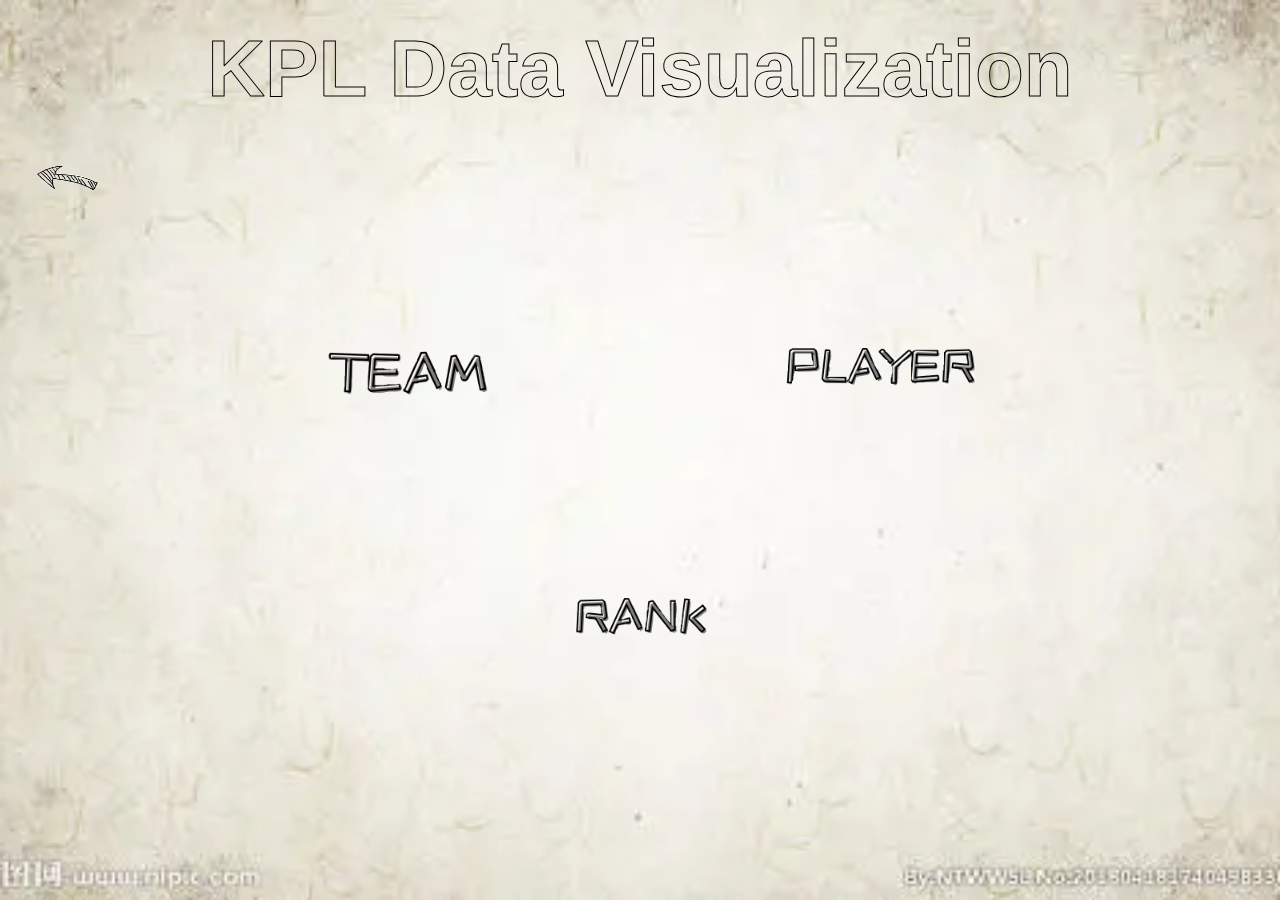
<file: code/index.html>
<!DOCTYPE html>
<html lang="en">

<head>
    <meta charset="UTF-8">
    <title>KPL赛事数据</title>
    <link rel='stylesheet' type='text/css' href='../css/animation.css'>
    <script src="team_info/js/echarts.min.js"></script>
    <script src="team_info/js/index.js"></script>
    <link rel="stylesheet" href="https://cdnjs.cloudflare.com/ajax/libs/twitter-bootstrap/5.3.0/css/bootstrap.min.css">
</head>
<script>
    function bigger(id) {
            document.getElementById(id).style.height = 300 + "px"
            document.getElementById(id).style.width = 300 + "px"
    }
    function smaller(id) {
        document.getElementById(id).style.height = 200 + "px"
        document.getElementById(id).style.width = 200 + "px"
    }
</script>

<body scrolling="no">
    <br/>
    <div id="main" style="height: 100%"></div>
    <div class="bg">
        <a href="./home_page.html" style="height: 120px; width: 140px;"><img src="../image/N_ARROW.png"
                style="height: 120px; width: 150px;"></img></a>
        <a href="./team_info/team.html">
            <img id="team" style="position:absolute;" width="200px;" height="200px;" src="../image/TEAM.png" onmouseenter="bigger('team')" onmouseleave="smaller('team')">
        </a>
        <a href="./comparison.html">
            <img id="player" style="position:absolute;" width="200px;" height="200px;" src="../image/PLAYER.png"
                onmouseenter="bigger('player')" onmouseleave="smaller('player')">
        </a>
        <a href="./mvp/mvp/mvp.html">
            <img id="rank" style="position:absolute;" width="200px;" height="200px;" src="../image/RANK.png"
                onmouseenter="bigger('rank')" onmouseleave="smaller('rank')">
        </a>
        <!-- <img id="player" style="position:absolute;" width="200px" src="../image/PLAYER.png" onclick="change()"> -->
    </div>
</body>

<script>
    // 位置
    console.log(document.body.clientWidth)
    document.getElementById("team").style.left = document.body.clientWidth / 2- 330 + "px";
    document.getElementById("team").style.top = document.body.clientHeight / 2 +200+ "px";
    document.getElementById("player").style.left = document.body.clientWidth / 2 +140 + "px";
    document.getElementById("player").style.top = document.body.clientHeight / 2 + 200 + "px";
    document.getElementById("rank").style.left = document.body.clientWidth / 2 - 100 + "px";
    document.getElementById("rank").style.top = document.body.clientHeight / 2 + 450 + "px";
</script>

</html>
</file>
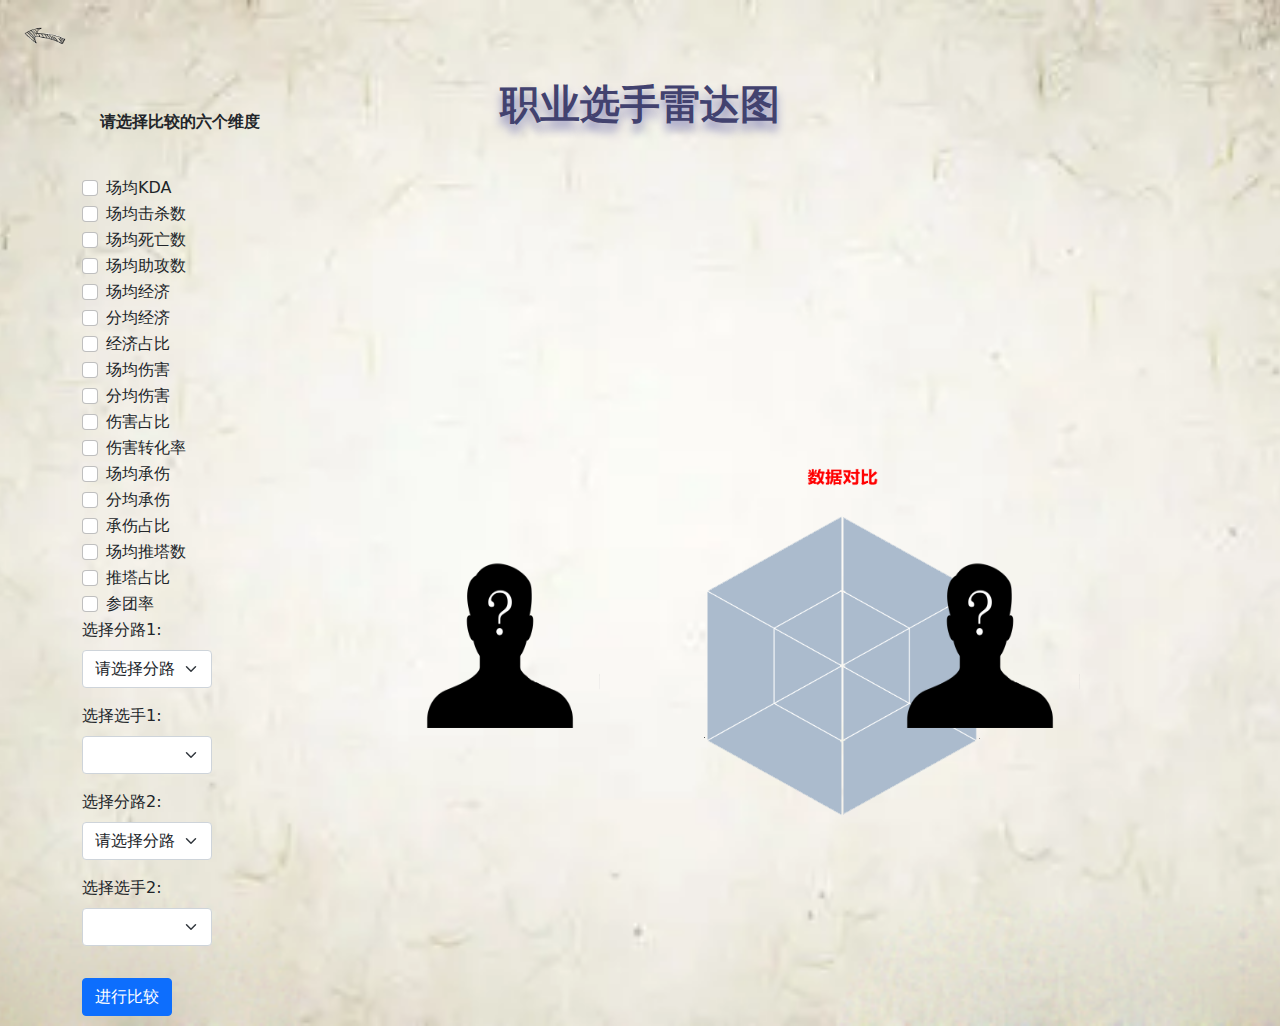
<file: code/comparison.html>
<!DOCTYPE html>
<html lang="en">

<head>
    <meta charset="UTF-8">
    <meta name="viewport" content="width=device-width, initial-scale=1">
    <link href="../css/bootstrap.min.css" rel="stylesheet">
    <script src="../js/bootstrap.bundle.min.js"></script>
    <script src="../code/mvp/mvp/d3.v7.js"></script>
    <script src="../code/team_info/js/echarts.min.js"></script>
    <style>
        
        body>div {
            margin: 10px;
        }
        body{
    background: url("../image/background.png") no-repeat center center;
    -webkit-background-size: cover;
    -moz-background-size: cover;
    -o-background-size: cover;
    background-size: cover;
}
        .hidden {  
            display: block;  
         }  
         .container {
            display: flex;
            justify-content: space-between;
        }
        h5 {
            font-size: 40px;   /*设置文字大小*/
            color:#42426F;  /*设置文字颜色*/
            text-shadow: 0 8px 10px #8F8FBC;  /*设置文字阴影*/                  
            font-weight: bolder;  /*设置文字宽度*/                              
            text-align: center;  /*设置文字居中*/ 

        }
        .col-md-6 {
            margin-right: 20px;
        }
        #leftImage {
            width: 200px;
            height: 168px;
            position: absolute;
            left: 400px;
            top: 560px;
        }
        #midImage {
            width: 500px;
            height: 400px;
            position: absolute;
            left: 600px;
            top: 450px;
        }
        #rightImage {
            width: 200px;
            height: 168px;
            position: absolute;
            right: 200px;
            top: 560px;
        }
        
        .custom-text {
            position: absolute;
            top: 100px;
            left: 90px;
            font-weight: bolder;
            
    }


    </style>
    <title>个人数据对比</title>
    <!-- <script>
        function bigger() {
            document.getElementById('fanhuiimg').style.height = 120 + "px"
            document.getElementById('fanhuiimg').style.width = 140 + "px"
        }
        function smaller() {
            document.getElementById('fanhuiimg').style.height = 80 + "px"
            document.getElementById('fanhuiimg').style.width = 100 + "px"
        }
    </script> -->
</head>

<body>

    <a href="./index.html" style="height: 120px; width: 140px;"><img src="../image/N_ARROW.png" style="height: 80px; width: 100px;"></img></a>
    <h5>职业选手雷达图</h5>
    <div class="custom-text">
        请选择比较的六个维度
    </div>
    <img id="leftImage" class="hidden" src="../image/person.png">
    <img id="midImage" class="hidden" src="../image/mid2.png">
    <img id="rightImage" class="hidden" src="../image/person.png">
    <div class="container mt-5">
        <form id="selectionForm">
            <div class="form-check">
                <input class="form-check-input" type="checkbox" value="场均KDA" id="checkbox1">
                <label class="form-check-label" for="checkbox1">
                    场均KDA
                </label>
            </div>
            <div class="form-check">
                <input class="form-check-input" type="checkbox" value="场均击杀数" id="checkbox2">
                <label class="form-check-label" for="checkbox2">
                    场均击杀数
                </label>
            </div>
            <div class="form-check">
                <input class="form-check-input" type="checkbox" value="场均死亡数" id="checkbox3">
                <label class="form-check-label" for="checkbox3">
                    场均死亡数
                </label>
            </div>
            <div class="form-check">
                <input class="form-check-input" type="checkbox" value="场均助攻数" id="checkbox4">
                <label class="form-check-label" for="checkbox4">
                    场均助攻数
                </label>
            </div>
            <div class="form-check">
                <input class="form-check-input" type="checkbox" value="场均经济" id="checkbox5">
                <label class="form-check-label" for="checkbox5">
                    场均经济
                </label>
            </div>
            <div class="form-check">
                <input class="form-check-input" type="checkbox" value="分均经济" id="checkbox6">
                <label class="form-check-label" for="checkbox6">
                    分均经济
                </label>
            </div>
            <div class="form-check">
                <input class="form-check-input" type="checkbox" value="经济占比" id="checkbox7">
                <label class="form-check-label" for="checkbox7">
                    经济占比
                </label>
            </div>
            <div class="form-check">
                <input class="form-check-input" type="checkbox" value="场均伤害" id="checkbox8">
                <label class="form-check-label" for="checkbox8">
                    场均伤害
                </label>
            </div>
            <div class="form-check">
                <input class="form-check-input" type="checkbox" value="分均伤害" id="checkbox9">
                <label class="form-check-label" for="checkbox9">
                    分均伤害
                </label>
            </div>
            <div class="form-check">
                <input class="form-check-input" type="checkbox" value="伤害占比" id="checkbox10">
                <label class="form-check-label" for="checkbox10">
                    伤害占比
                </label>
            </div>
            <div class="form-check">
                <input class="form-check-input" type="checkbox" value="伤害转化率" id="checkbox11">
                <label class="form-check-label" for="checkbox11">
                    伤害转化率
                </label>
            </div>
            <div class="form-check">
                <input class="form-check-input" type="checkbox" value="场均承伤" id="checkbox12">
                <label class="form-check-label" for="checkbox12">
                    场均承伤
                </label>
            </div>
            <div class="form-check">
                <input class="form-check-input" type="checkbox" value="分均承伤" id="checkbox13">
                <label class="form-check-label" for="checkbox13">
                    分均承伤
                </label>
            </div>
            <div class="form-check">
                <input class="form-check-input" type="checkbox" value="承伤占比" id="checkbox14">
                <label class="form-check-label" for="checkbox14">
                    承伤占比
                </label>
            </div>
            <div class="form-check">
                <input class="form-check-input" type="checkbox" value="场均推塔数" id="checkbox15">
                <label class="form-check-label" for="checkbox15">
                    场均推塔数
                </label>
            </div>
            <div class="form-check">
                <input class="form-check-input" type="checkbox" value="推塔占比" id="checkbox16">
                <label class="form-check-label" for="checkbox16">
                    推塔占比
                </label>
            </div>
            <div class="form-check">
                <input class="form-check-input" type="checkbox" value="参团率" id="checkbox17">
                <label class="form-check-label" for="checkbox17">
                    参团率
                </label>
            </div>
            <div class="mb-3">
                <label for="selectRoute1" class="form-label">选择分路1: </label>
                <select class="form-select" id="selectRoute1" onchange="updateRoleOptions('1')">
                    <option value="default">请选择分路</option>
                    <option value="route1">对抗路</option>
                    <option value="route2">打野</option>
                    <option value="route3">中路</option>
                    <option value="route4">发育路</option>
                    <option value="route5">游走</option>
                </select>
            </div>

            <div class="mb-3">
                <label for="selectRole1" class="form-label">选择选手1: </label>
                <select class="form-select" id="selectRole1">
                    <!-- 角色选项将在 JavaScript 中动态更新 -->
                </select>
            </div>

            <div class="mb-3">
                <label for="selectRoute2" class="form-label">选择分路2: </label>
                <select class="form-select" id="selectRoute2" onchange="updateRoleOptions('2')">
                    <option value="default">请选择分路</option>
                    <option value="route1">对抗路</option>
                    <option value="route2">打野</option>
                    <option value="route3">中路</option>
                    <option value="route4">发育路</option>
                    <option value="route5">游走</option>
                </select>
            </div>

            <div class="mb-3">
                <label for="selectRole2" class="form-label">选择选手2: </label>
                <select class="form-select" id="selectRole2">
                    <!-- 角色选项将在 JavaScript 中动态更新 -->
                </select>
            </div>

            <button type="button" class="btn btn-primary mt-3" onclick="submitSelection()">进行比较</button>
        </form>

        <div id="result" class="mt-3"></div>
    </div>
    <div id="main" style="width: 500px; height: 400px;position: absolute; top: 400px; left: 600px"></div>

    <script>
        let 场均KDAScale = d3.scaleLinear()
        .domain([0, 10])
        .range([0, 100]);

        let 场均击杀数Scale = d3.scaleLinear()
        .domain([0, 5])
        .range([0, 100]);


        let 场均死亡数Scale = d3.scaleLinear()
        .domain([0, 6])
        .range([0, 100]);


        let 场均助攻数Scale = d3.scaleLinear()
        .domain([1, 12])
        .range([0, 100]);

        
        
        let 场均经济Scale = d3.scaleLinear()
        .domain([5600, 15000])
        .range([0, 100]);

        let 分均经济Scale = d3.scaleLinear()
        .domain([357, 820])
        .range([0, 100]);

        let 经济占比Scale = d3.scaleLinear()
        .domain([13, 30])
        .range([0, 100]);


        let 场均伤害Scale = d3.scaleLinear()
        .domain([15000, 120000])
        .range([0, 100]);


        let 分均伤害Scale = d3.scaleLinear()
        .domain([900, 6200])
        .range([0, 100]);


        let 伤害占比Scale = d3.scaleLinear()
        .domain([6, 36])
        .range([0, 100]);



        let 伤害转化率Scale = d3.scaleLinear()
        .domain([50, 200])
        .range([0, 100]);


        let 场均承伤Scale = d3.scaleLinear()
        .domain([23000, 160000])
        .range([0, 100]);


        let 分均承伤Scale = d3.scaleLinear()
        .domain([1800, 7000])
        .range([0, 100]);

        
        let 承伤占比Scale = d3.scaleLinear()
        .domain([10, 40])
        .range([0, 100]); 



        let 场均推塔数Scale = d3.scaleLinear()
        .domain([0, 4])
        .range([0, 100]); 


        let 推塔占比Scale = d3.scaleLinear()
        .domain([0, 60])
        .range([0, 100]); 

        let 参团率Scale = d3.scaleLinear()
        .domain([20, 100])
        .range([0, 100]); 



        let array = [
            "KDA",//0-10
            "经济", //13-30
            "输出占比",//6-36
            "伤转率",//50-200
            "承伤占比",//40-10
            "场均击杀数"//0-5
        ];
        var selectedOptions = {
            checkboxes: [],
            routes: ['default', 'default'],
            roles: ['default', 'default']
        };

        // 公共函数，用于更新角色选项
        function updateRoleOptions(index) {
            const selectRoute = document.getElementById(`selectRoute${index}`);
            const selectRole = document.getElementById(`selectRole${index}`);

            // 清空角色选项
            selectRole.innerHTML = '';

            // 根据选择的分路，动态添加对应的角色选项
            switch (selectRoute.value) {
                case 'route1':
                    addRoleOption(selectRole, '清清', '23');
                    addRoleOption(selectRole, '杰杰', '108');
                    addRoleOption(selectRole, '归期', '3');
                    addRoleOption(selectRole, '小七', '110');
                    addRoleOption(selectRole, '百兽', '42');
                    addRoleOption(selectRole, 'An', '56');
                    addRoleOption(selectRole, '背影', '107');
                    addRoleOption(selectRole, '梓轩', '69');
                    addRoleOption(selectRole, '忆安', '60');
                    addRoleOption(selectRole, '苏沫', '82');
                    addRoleOption(selectRole, '坦然', '34');
                    addRoleOption(selectRole, '情川', '90');
                    addRoleOption(selectRole, '星痕', '85');
                    addRoleOption(selectRole, '阿怪', '75');
                    addRoleOption(selectRole, '啊泽', '51');
                    addRoleOption(selectRole, '柠栀', '48');
                    addRoleOption(selectRole, '凌然', '119');
                    addRoleOption(selectRole, '誓约', '13');
                    addRoleOption(selectRole, '梓墨', '16');
                    addRoleOption(selectRole, '景青', '111');
                    addRoleOption(selectRole, '自渡', '2');
                    addRoleOption(selectRole, '小落', '30');
                    addRoleOption(selectRole, '东方', '79');
                    addRoleOption(selectRole, '仙语', '71');
                    addRoleOption(selectRole, '无上', '102');
                    addRoleOption(selectRole, '酷偕', '87');
                    addRoleOption(selectRole, 'Fly', '11');
                    // 添加其他选手...
                    break;
                case 'route2':
                    addRoleOption(selectRole, '今屿', 'role2-1');
                    addRoleOption(selectRole, '无畏', 'role2-1');
                    addRoleOption(selectRole, '钟意', 'role2-2');
                    addRoleOption(selectRole, 'Qy', 'role2-1');
                    addRoleOption(selectRole, '小夜', 'role2-1');
                    addRoleOption(selectRole, '可豪', 'role2-1');
                    addRoleOption(selectRole, '花海', 'role2-1');
                    addRoleOption(selectRole, '季节', 'role2-1');
                    addRoleOption(selectRole, '赤辰', 'role2-1');
                    addRoleOption(selectRole, '小胖', 'role2-1');
                    addRoleOption(selectRole, '不然', 'role2-1');
                    addRoleOption(selectRole, '傲神', 'role2-1');
                    addRoleOption(selectRole, '小义', 'role2-1');
                    addRoleOption(selectRole, '小椿', 'role2-1');
                    addRoleOption(selectRole, '冰然', 'role2-1');
                    addRoleOption(selectRole, '鹏鹏', 'role2-1');
                    addRoleOption(selectRole, '晚秋', 'role2-1');
                    addRoleOption(selectRole, '顾兴', 'role2-1');
                    addRoleOption(selectRole, '以然', 'role2-1');
                    addRoleOption(selectRole, '未央', 'role2-1');
                    addRoleOption(selectRole, '梓凡', 'role2-1');
                    addRoleOption(selectRole, '晚星', 'role2-1');
                    addRoleOption(selectRole, '玄影', 'role2-1');
                    addRoleOption(selectRole, '林一', 'role2-1');
                    addRoleOption(selectRole, '九月', 'role2-1');
                    addRoleOption(selectRole, '暖阳', 'role2-1');
                    addRoleOption(selectRole, '迷途', 'role2-1');
                    // 添加其他选手...
                    break;
                case 'route3':
                    addRoleOption(selectRole, '清融', 'role3-1');
                    addRoleOption(selectRole, '千世', 'role3-2');
                    addRoleOption(selectRole, '一曲', 'role3-1');
                    addRoleOption(selectRole, '末将', 'role3-1');
                    addRoleOption(selectRole, '小羽', 'role3-1');
                    addRoleOption(selectRole, '文帝', 'role3-1');
                    addRoleOption(selectRole, '决明', 'role3-1');
                    addRoleOption(selectRole, 'Best', 'role3-1');
                    addRoleOption(selectRole, '铃铛', 'role3-1');
                    addRoleOption(selectRole, '晨风', 'role3-1');
                    addRoleOption(selectRole, '花卷', 'role3-1');
                    addRoleOption(selectRole, '小求', 'role3-1');
                    addRoleOption(selectRole, '早点', 'role3-1');
                    addRoleOption(selectRole, '月色', 'role3-1');
                    addRoleOption(selectRole, '幕色', 'role3-1');
                    addRoleOption(selectRole, '灵梦', 'role3-1');
                    addRoleOption(selectRole, '话诗', 'role3-1');
                    addRoleOption(selectRole, '九尾', 'role3-1');
                    addRoleOption(selectRole, '秋沫', 'role3-1');
                    addRoleOption(selectRole, '情缘', 'role3-1');
                    addRoleOption(selectRole, '向鱼', 'role3-1');
                    addRoleOption(selectRole, '青枫', 'role3-1');
                    addRoleOption(selectRole, 'Ming', 'role3-1');
                    addRoleOption(selectRole, '长生', 'role3-1');
                    // 添加其他选手...
                    break;
                case 'route4':
                    addRoleOption(selectRole, '一诺', 'role4-1');
                    addRoleOption(selectRole, '易峥', 'role4-2');
                    addRoleOption(selectRole, '绝意', 'role4-1');
                    addRoleOption(selectRole, '佩恩', 'role4-1');
                    addRoleOption(selectRole, '秀豆', 'role4-1');
                    addRoleOption(selectRole, '妖刀', 'role4-1');
                    addRoleOption(selectRole, '钎城', 'role4-1');
                    addRoleOption(selectRole, '小久', 'role4-1');
                    addRoleOption(selectRole, '冰冰', 'role4-1');
                    addRoleOption(selectRole, '花月', 'role4-1');
                    addRoleOption(selectRole, 'Roc', 'role4-1');
                    addRoleOption(selectRole, '小年', 'role4-1');
                    addRoleOption(selectRole, '梦岚', 'role4-1');
                    addRoleOption(selectRole, '风劫', 'role4-1');
                    addRoleOption(selectRole, '江城', 'role4-1');
                    addRoleOption(selectRole, '蓝桉', 'role4-1');
                    addRoleOption(selectRole, '傲寒', 'role4-1');
                    addRoleOption(selectRole, '乔兮', 'role4-1');
                    addRoleOption(selectRole, '风箫', 'role4-1');
                    addRoleOption(selectRole, '小玖', 'role4-1');
                    addRoleOption(selectRole, '花云', 'role4-1');
                    // 添加其他选手...
                    break;
                case 'route5':
                    addRoleOption(selectRole, '阿改', 'role5-1');
                    addRoleOption(selectRole, '帆帆', 'role5-2');
                    addRoleOption(selectRole, '冰尘', 'role5-1');
                    addRoleOption(selectRole, '小磊', 'role5-1');
                    addRoleOption(selectRole, '言梦', 'role5-1');
                    addRoleOption(selectRole, '小A', 'role5-1');
                    addRoleOption(selectRole, '久凡', 'role5-1');
                    addRoleOption(selectRole, '爱思', 'role5-1');
                    addRoleOption(selectRole, 'Cat', 'role5-1');
                    addRoleOption(selectRole, '一笙', 'role5-1');
                    addRoleOption(selectRole, '小崽', 'role5-1');
                    addRoleOption(selectRole, '雨雨', 'role5-1');
                    addRoleOption(selectRole, 'Zero', 'role5-1');
                    addRoleOption(selectRole, '无铭', 'role5-1');
                    addRoleOption(selectRole, '星宇', 'role5-1');
                    addRoleOption(selectRole, '子阳', 'role5-1');
                    addRoleOption(selectRole, '不弃', 'role5-1');
                    addRoleOption(selectRole, '一门', 'role5-1');
                    addRoleOption(selectRole, '阿豆', 'role5-1');
                    addRoleOption(selectRole, '稚念', 'role5-1');
                    addRoleOption(selectRole, '夏竹', 'role5-1');
                    addRoleOption(selectRole, '十三', 'role5-1');
                    addRoleOption(selectRole, '笑影', 'role5-1');
                    addRoleOption(selectRole, '久酷', 'role5-1');
                    addRoleOption(selectRole, '羲和', 'role5-1');
                    addRoleOption(selectRole, '556', 'role5-1');
                    // 添加其他选手...
                    break;
                default:
                    break;
            }

            // 更新全局变量中的分路
            selectedOptions.routes[index - 1] = selectRoute.value;
        }

        // 公共函数，用于添加角色选项
        function addRoleOption(selectRole, text, value) {
            const option = document.createElement('option');
            option.text = text;
            option.value = text;
            
            selectRole.add(option);
        }

        // 公共函数，用于提交选择
        function submitSelection() {
            const checkboxes = document.querySelectorAll('input[type="checkbox"]:checked');
            const selectRole1 = document.getElementById('selectRole1');
            const selectRole2 = document.getElementById('selectRole2');
            const resultDiv = document.getElementById('result');
            // 检查是否所有选项都已选择
            if (checkboxes.length != 6 || selectRole1.value === 'default' || selectRole2.value === 'default') {
                alert('请先选择所有选项');
                return;
            }
            var left = document.getElementById("leftImage");
            var right = document.getElementById("rightImage");
            var mid = document.getElementById("midImage");
            left.style.display = "none";
            right.style.display = "none";
            mid.style.display = "none";
            // 将选择的数据添加到全局变量中
            checkboxes.forEach(function (checkbox) {
                selectedOptions.checkboxes.push(checkbox.value);
            });
            console.log(selectRole1)
            // 更新全局变量中的选手
            selectedOptions.roles[0] = selectRole1.value;
            selectedOptions.roles[1] = selectRole2.value;

            // 在页面上显示选择结果
            //resultDiv.innerHTML = `Selected Options: ${selectedOptions.checkboxes.join(', ')}<br>`;
            //resultDiv.innerHTML += `Selected Roles: ${selectedOptions.roles.join(', ')}<br>`;
            //resultDiv.innerHTML += `Selected Routes: ${selectedOptions.routes.join(', ')}`;
            resultDiv.innerHTML = '';
            d3.csv("../data/src_name.csv").then(function(data) {
    // 遍历data数组

    // 左侧图片
    const leftImageContainer = document.createElement('div');
    const leftImage = document.createElement('img');
    const leftCaption = document.createElement('div');

    leftImage.src = '1.jpg'; // 替换为实际图片的URL
    leftImage.alt = '左侧图片';
    leftImage.style.width = '200px'; // 设置图片宽度
    leftImage.style.height = '168px'; // 设置图片高度
    leftImage.style.position = 'absolute'; // 设置图片为绝对定位
    leftImage.style.left = '400px'; // 设置左侧位置
    leftImage.style.top = '560px'; // 设置顶部位置

    leftCaption.innerText = ''; // 初始为空
    leftCaption.style.position = 'absolute';
    leftCaption.style.left = '480px'; // 与左侧图片对齐
    leftCaption.style.top = '740px'; // 位于图片下方

    leftImageContainer.appendChild(leftImage);
    leftImageContainer.appendChild(leftCaption);

    // 右侧图片
    const rightImageContainer = document.createElement('div');
    const rightImage = document.createElement('img');
    const rightCaption = document.createElement('div');

    rightImage.src = '1.jpg'; // 替换为实际图片的URL
    rightImage.alt = '右侧图片';
    rightImage.style.width = '200px'; // 设置图片宽度
    rightImage.style.height = '168px'; // 设置图片高度
    rightImage.style.position = 'absolute'; // 设置图片为绝对定位
    rightImage.style.right = '200px'; // 设置右侧位置
    rightImage.style.top = '560px'; // 设置顶部位置

    rightCaption.innerText = ''; // 初始为空
    rightCaption.style.position = 'absolute';
    rightCaption.style.right = '280px'; // 与右侧图片对齐
    rightCaption.style.top = '740px'; // 位于图片下方

    rightImageContainer.appendChild(rightImage);
    rightImageContainer.appendChild(rightCaption);

    data.forEach(function(row) {
        // 找到名字是"一诺"的数据
        if (row.alt === selectRole1.value) {
            leftImage.src = row.src;
            leftCaption.innerText = row.alt; // 设置左侧文字
        }
        if(row.alt == selectRole2.value){
            rightImage.src = row.src;
            rightCaption.innerText = row.alt; // 设置右侧文字
        }
    });

    resultDiv.appendChild(leftImageContainer);
    resultDiv.appendChild(rightImageContainer);
});
            

            
            


        d3.csv("../data/data.csv").then(function(data){
            console.log(data[0].推塔占比)
            let player=[];
            player.push(selectRole1.value)
            player.push(selectRole2.value)


            let dataset3 = [];
            let dataset4 = [];
            let dataset5 = [];
            let playdata1=[];
            let playdata2=[];


        for(let k=0;k<2;k++)
        {
            for(let i=0;i<data.length;i++)
            {

                if(player[k]==data[i].选手)
                {
                let dataset1 = [];
                let dataset2 = [];
                
                for(let j=0;j<6;j++)
                {
                    if(checkboxes[j].value=="场均KDA")
                    {
                        let item={name: checkboxes[j].value,value: 场均KDAScale(parseFloat(data[i].场均KDA,10))}
                        dataset1.push(item)
                        let item2={name: checkboxes[j].value,value: parseFloat(data[i].场均KDA,10)}
                        dataset2.push(item2)
                        if(k==0)
                        {
                            let item3={name: checkboxes[j].value,max: 10,min: 0}
                            dataset3.push(item3)
                            dataset4.push( parseFloat(data[i].场均KDA,10))
                        }
                        else{
                            dataset5.push(parseFloat(data[i].场均KDA,10))
                        }
                    }
                    else if(checkboxes[j].value=="场均击杀数")
                    {
                        let item={name: checkboxes[j].value,value: 场均击杀数Scale(parseFloat(data[i].场均击杀数,10))}
                        dataset1.push(item)
                        let item2={name: checkboxes[j].value,value: parseFloat(data[i].场均击杀数,10)}
                        dataset2.push(item2)
                        
                        if(k==0)
                        {
                            let item3={name: checkboxes[j].value,max: 5,min: 0}
                        dataset3.push(item3)
                            dataset4.push(parseFloat(data[i].场均击杀数,10))
                        }
                        else{
                            dataset5.push(parseFloat(data[i].场均击杀数,10))
                        }
                    }
                    else if(checkboxes[j].value=="场均死亡数")
                    {
                        let item={name: checkboxes[j].value,value: 场均死亡数Scale(parseFloat(data[i].场均死亡数,10))}
                        dataset1.push(item)
                        let item2={name: checkboxes[j].value,value: parseFloat(data[i].场均死亡数,10)}
                        dataset2.push(item2)
                        
                        if(k==0)
                        {
                            let item3={name: checkboxes[j].value,max: 6,min: 0}
                        dataset3.push(item3)
                            dataset4.push(parseFloat(data[i].场均死亡数,10))
                        }
                        else{
                            dataset5.push(parseFloat(data[i].场均死亡数,10))
                        }
                    }
                    else if(checkboxes[j].value=="场均助攻数")
                    {
                        let item={name: checkboxes[j].value,value: 场均助攻数Scale(parseFloat(data[i].场均助攻数,10))}
                        dataset1.push(item)
                        let item2={name: checkboxes[j].value,value: parseFloat(data[i].场均助攻数,10)}
                        dataset2.push(item2)
                        
                        if(k==0)
                        {
                            let item3={name: checkboxes[j].value,max: 12,min: 1}
                        dataset3.push(item3)
                            dataset4.push(parseFloat(data[i].场均助攻数,10))
                        }
                        else{
                            dataset5.push(parseFloat(data[i].场均助攻数,10))
                        }
                    }
                    else if(checkboxes[j].value=="场均经济")
                    {
                        let item={name: checkboxes[j].value,value: 场均经济Scale(parseFloat(data[i].场均经济,10))}
                        dataset1.push(item)
                        let item2={name: checkboxes[j].value,value: parseFloat(data[i].场均经济,10)}
                        dataset2.push(item2)
                       
                        if(k==0)
                        {
                            let item3={name: checkboxes[j].value,max: 16000,min: 5600}
                        dataset3.push(item3)
                            dataset4.push(parseFloat(data[i].场均经济,10))
                        }
                        else{
                            dataset5.push(parseFloat(data[i].场均经济,10))
                        }
                    }
                    else if(checkboxes[j].value=="分均经济")
                    {
                        let item={name: checkboxes[j].value,value: 分均经济Scale(parseFloat(data[i].分均经济,10))}
                        dataset1.push(item)
                        let item2={name: checkboxes[j].value,value: parseFloat(data[i].分均经济,10)}
                        dataset2.push(item2)
                        if(k==0)
                        {
                            let item3={name: checkboxes[j].value,max: 820,min: 357}
                        dataset3.push(item3)
                            dataset4.push(parseFloat(data[i].分均经济,10))
                        }
                        else{
                            dataset5.push(parseFloat(data[i].分均经济,10))
                        }
                    }
                    else if(checkboxes[j].value=="经济占比")
                    {
                        let item={name: checkboxes[j].value,value: 经济占比Scale(parseFloat(data[i].经济占比.replace(/%/, ''))) }
                        dataset1.push(item)
                        let item2={name: checkboxes[j].value,value: parseFloat(data[i].经济占比.replace(/%/, '')) }
                        dataset2.push(item2)
                       
                        if(k==0)
                        {
                            let item3={name: checkboxes[j].value,max: 30,min: 13}
                        dataset3.push(item3)
                            dataset4.push(parseFloat(data[i].经济占比.replace(/%/, '')))
                        }
                        else{
                            dataset5.push(parseFloat(data[i].经济占比.replace(/%/, '')))
                        }
                    }
                    else if(checkboxes[j].value=="场均伤害")
                    {
                        let item={name: checkboxes[j].value,value: 场均伤害Scale(parseFloat(data[i].场均伤害,10))}
                        dataset1.push(item)
                        let item2={name: checkboxes[j].value,value: parseFloat(data[i].场均伤害,10)}
                        dataset2.push(item2)
                        
                        if(k==0)
                        {
                            let item3={name: checkboxes[j].value,max: 120000,min: 15000}
                        dataset3.push(item3)
                            dataset4.push(parseFloat(data[i].场均伤害,10))
                        }
                        else{
                            dataset5.push(parseFloat(data[i].场均伤害,10))
                        }
                    }
                    else if(checkboxes[j].value=="分均伤害")
                    {
                        let item={name: checkboxes[j].value,value: 分均伤害Scale(parseFloat(data[i].分均伤害,10))}
                        dataset1.push(item)
                        let item2={name: checkboxes[j].value,value: parseFloat(data[i].分均伤害,10)}
                        dataset2.push(item2)
                       
                        if(k==0)
                        {
                            let item3={name: checkboxes[j].value,max: 6200,min: 900}
                        dataset3.push(item3)
                            dataset4.push(parseFloat(data[i].分均伤害,10))
                        }
                        else{
                            dataset5.push(parseFloat(data[i].分均伤害,10))
                        }
                    }
                    else if(checkboxes[j].value=="伤害占比")
                    {
                        let item={name: checkboxes[j].value,value: 伤害占比Scale(parseFloat(data[i].伤害占比.replace(/%/, ''))) }
                        dataset1.push(item)
                        let item2={name: checkboxes[j].value,value: parseFloat(data[i].伤害占比.replace(/%/, '')) }
                        dataset2.push(item2)
                        
                        if(k==0)
                        {
                            let item3={name: checkboxes[j].value,max: 36,min: 6}
                        dataset3.push(item3)
                            dataset4.push(parseFloat(data[i].伤害占比.replace(/%/, '')))
                        }
                        else{
                            dataset5.push(parseFloat(data[i].伤害占比.replace(/%/, '')))
                        }
                    }
                    else if(checkboxes[j].value=="伤害转化率")
                    {
                        let item={name: checkboxes[j].value,value: 伤害转化率Scale(parseFloat(data[i].伤害转化率.replace(/%/, ''))) }
                        dataset1.push(item)
                        let item2={name: checkboxes[j].value,value: parseFloat(data[i].伤害转化率.replace(/%/, '')) }
                        dataset2.push(item2)
                        
                        if(k==0)
                        {
                            let item3={name: checkboxes[j].value,max: 200,min: 50}
                        dataset3.push(item3)
                            dataset4.push(parseFloat(data[i].伤害转化率.replace(/%/, '')))
                        }
                        else{
                            dataset5.push(parseFloat(data[i].伤害转化率.replace(/%/, '')))
                        }
                    }
                    else if(checkboxes[j].value=="场均承伤")
                    {
                        let item={name: checkboxes[j].value,value: 场均承伤Scale(parseFloat(data[i].场均承伤,10))}
                        dataset1.push(item)
                        let item2={name: checkboxes[j].value,value: parseFloat(data[i].场均承伤,10)}
                        dataset2.push(item2)
                        
                        if(k==0)
                        {
                            let item3={name: checkboxes[j].value,max: 160000,min: 23000}
                        dataset3.push(item3)
                            dataset4.push(parseFloat(data[i].场均承伤,10))
                        }
                        else{
                            dataset5.push(parseFloat(data[i].场均承伤,10))
                        }
                    }
                    else if(checkboxes[j].value=="分均承伤")
                    {
                        let item={name: checkboxes[j].value,value: 分均承伤Scale(parseFloat(data[i].分均承伤,10))}
                        dataset1.push(item)
                        let item2={name: checkboxes[j].value,value: parseFloat(data[i].分均承伤,10)}
                        dataset2.push(item2)
                        
                        if(k==0)
                        {
                            let item3={name: checkboxes[j].value,max: 7000,min: 1800}
                        dataset3.push(item3)
                            dataset4.push(parseFloat(data[i].分均承伤,10))
                        }
                        else{
                            dataset5.push(parseFloat(data[i].分均承伤,10))
                        }
                    }
                    else if(checkboxes[j].value=="承伤占比")
                    {
                        let item={name: checkboxes[j].value,value: 承伤占比Scale(parseFloat(data[i].承伤占比.replace(/%/, ''))) }
                        dataset1.push(item)
                        let item2={name: checkboxes[j].value,value: parseFloat(data[i].承伤占比.replace(/%/, '')) }
                        dataset2.push(item2)
                        
                        if(k==0)
                        {
                            let item3={name: checkboxes[j].value,max: 40,min: 10}
                        dataset3.push(item3)
                            dataset4.push(parseFloat(data[i].承伤占比.replace(/%/, '')))
                        }
                        else{
                            dataset5.push(parseFloat(data[i].承伤占比.replace(/%/, '')))
                        }
                    }
                    else if(checkboxes[j].value=="场均推塔数")
                    {
                        let item={name: checkboxes[j].value,value: 场均推塔数Scale(parseFloat(data[i].场均推塔数,10))}
                        dataset1.push(item)
                        let item2={name: checkboxes[j].value,value: parseFloat(data[i].场均推塔数,10)}
                        dataset2.push(item2)
                        
                        if(k==0)
                        {
                            let item3={name: checkboxes[j].value,max: 4,min: 0}
                        dataset3.push(item3)
                            dataset4.push(parseFloat(data[i].场均推塔数,10))
                        }
                        else{
                            dataset5.push(parseFloat(data[i].场均推塔数,10))
                        }
                    }
                    else if(checkboxes[j].value=="推塔占比")
                    {
                        let item={name: checkboxes[j].value,value: 推塔占比Scale(parseFloat(data[i].推塔占比.replace(/%/, ''))) }
                        dataset1.push(item)
                        let item2={name: checkboxes[j].value,value: parseFloat(data[i].推塔占比.replace(/%/, '')) }
                        dataset2.push(item2)
                       
                        if(k==0)
                        {
                            let item3={name: checkboxes[j].value,max: 60,min: 0}
                        dataset3.push(item3)
                            dataset4.push(parseFloat(data[i].推塔占比.replace(/%/, '')))
                        }
                        else{
                            dataset5.push(parseFloat(data[i].推塔占比.replace(/%/, '')))
                        }
                    }
                    else if(checkboxes[j].value=="参团率")
                    {
                        let item={name: checkboxes[j].value,value: 参团率Scale(parseFloat(data[i].参团率.replace(/%/, ''))) }
                        dataset1.push(item)
                        let item2={name: checkboxes[j].value,value: parseFloat(data[i].参团率.replace(/%/, '')) }
                        dataset2.push(item2)
                        
                        if(k==0)
                        {
                            dataset4.push(parseFloat(data[i].参团率.replace(/%/, '')))
                        }
                        else{
                            let item3={name: checkboxes[j].value,max: 100,min: 20}
                        dataset3.push(item3)
                            dataset5.push(parseFloat(data[i].参团率.replace(/%/, '')))
                        }
                    }
                }
                }
            }
            if(k==0)
            {
                playdata1={name: player[k],value:dataset4}
            }
            else
            {
                playdata2={name: player[k],value:dataset5}
            }
        }
        console.log(dataset3)



        var myChart = echarts.init(document.getElementById("main"));
        
        var option = {  //指定图表的配置项和数据
            
			//backgroundColor: 'rgba(204,204,204,0.7)',  //配置背景色，默认无背景
			title: {  //配置标题组件
				text: '数据对比',
				target: 'blank', top: '10', left: '210', textStyle: { color: 'red', fontSize: 18, }
			},
			legend: {  //配置图例组件
				show: true,  //设置是否显示图例
				icon: 'rect',  //icon.'circle'|'rect'|'roundRect'|'triangle'|'diamond'|'pin'|'arrow'|'none'
				top: '14',  //设置图例距离顶部边距
				left: 430,  //设置图例距离左侧边距
				itemWidth: 10,  //设置图例标记的图形宽度
				itemHeight: 10,  //设置图例标记的图形高度
				itemGap: 30,  //设置图例每项之间的间隔
				orient: 'horizontal',  //设置图例列表的布局朝向，'horizontal'|'vertical'
				textStyle: { fontSize: 15 }, //设置图例的公用文本样式
				
			},
			tooltip: {  //配置详情提示框组件
				//设置雷达图的tooltip不会超出div，也可设置position属性
				//设置定位不会随着鼠标移动而变化
				confine: true,  //设置是否将tooltip框限制在图表的区域内
				enterable: true,  //设置鼠标是否可以移动到tooltip区域内
			},
			radar: [{  //配置雷达图坐标系组件，只适用于雷达图
				center: ['50%', '56%'],  //设置中心坐标，数组的第1项是横坐标，第2项是纵坐标
				radius: 160,  //设置圆的半径，数组的第一项是内半径，第二项是外半径
				startAngle: 90,  //设置坐标系起始角度，也就是第一个指示器轴的角度
				name: {  //设置（圆外的标签）雷达图每个指示器名称
					formatter: '{value}',
					textStyle: { fontSize: 15, color: '#000' }
				},
				nameGap: 2,  //设置指示器名称和指示器轴的距离，默认为15
				splitNumber: 2,  //设置指示器轴的分割段数，default
				shape:'polygon',  //设置雷达图绘制类型，支持'polygon','circle'
				//设置坐标轴轴线设置
				axisLine: { lineStyle: { color: '#fff', width: 1, type: 'solid', } },
				//设置坐标轴在grid区域中的分隔线
				splitLine: { lineStyle: { color: '#fff', width: 1, } },
				splitArea: {
					show: true,
					areaStyle: { color: ['#abc', '#abc', '#abc', '#abc'] }
				},  //设置分隔区域的样式
				indicator: dataset3
			}],
			series: [{
				name: '雷达图',  //系列名称，用于tooltip的显示，图例筛选
				type: 'radar',  //系列类型: 雷达图
				//拐点样式，'circle'|'rect'|'roundRect'|'triangle'|'diamond'|'pin'|'arrow'|'none'
				symbol: 'none',
				itemStyle: {  //设置折线拐点标志的样式
					normal: { lineStyle: { width: 1 }, opacity: 0.2 },  //设置普通状态时的样式
					emphasis: { lineStyle: { width: 5 }, opacity: 1 }  //设置高亮时的样式
				},
                grid: {  
                left: '50%',  // 图表距离容器左侧的距离  
                right: '10%',  // 图表距离容器右侧的距离  
                top: '40%',  // 图表距离容器顶部的距离  
                bottom: '10%'  // 图表距离容器底部的距离  
                  },  
				data: [ 
                     //设置雷达图的数据是多变量(维度)
                     
					{   //设置第1个数据项
						name: player[0],  //数据项名称
						value: dataset4,  //value是具体数据
						//symbol: 'triangle',
						symbolSize: 5,  //设置单个数据标记的大小
						//设置拐点标志样式
						itemStyle: { normal: { borderColor: 'blue', borderWidth: 3 } },
						//设置单项线条样式
						lineStyle: { normal: { color: 'red', width: 1, opacity: 0.9 } },
						//areaStyle: {normal:{color:'red'}}  //设置单项区域填充样式
					},
					{   //设置第2个数据项
						name: player[1], 
                        value: dataset5,
						//symbol: 'circle',
						symbolSize: 5,  //设置单个数据标记的大小
						itemStyle: { normal: { borderColor: 'rgba(51,0,255,1)', borderWidth: 3, } },
						lineStyle: { normal: { color: 'blue', width: 1, opacity: 0.9 } },
						//areaStyle:{normal:{color:'blue'}}  //设置单项区域填充样式
					}
				]
			},]
		};
		//使用刚指定的配置项和数据显示图表
		myChart.setOption(option); 

    })


            // 这里您可以将选择的值传递给后端或进行其他操作
            selectedOptions = {
            checkboxes: [],
            routes: ['default', 'default'],
            roles: ['default', 'default']
            };
            
        }
    </script>

</body>

</html>
</file>
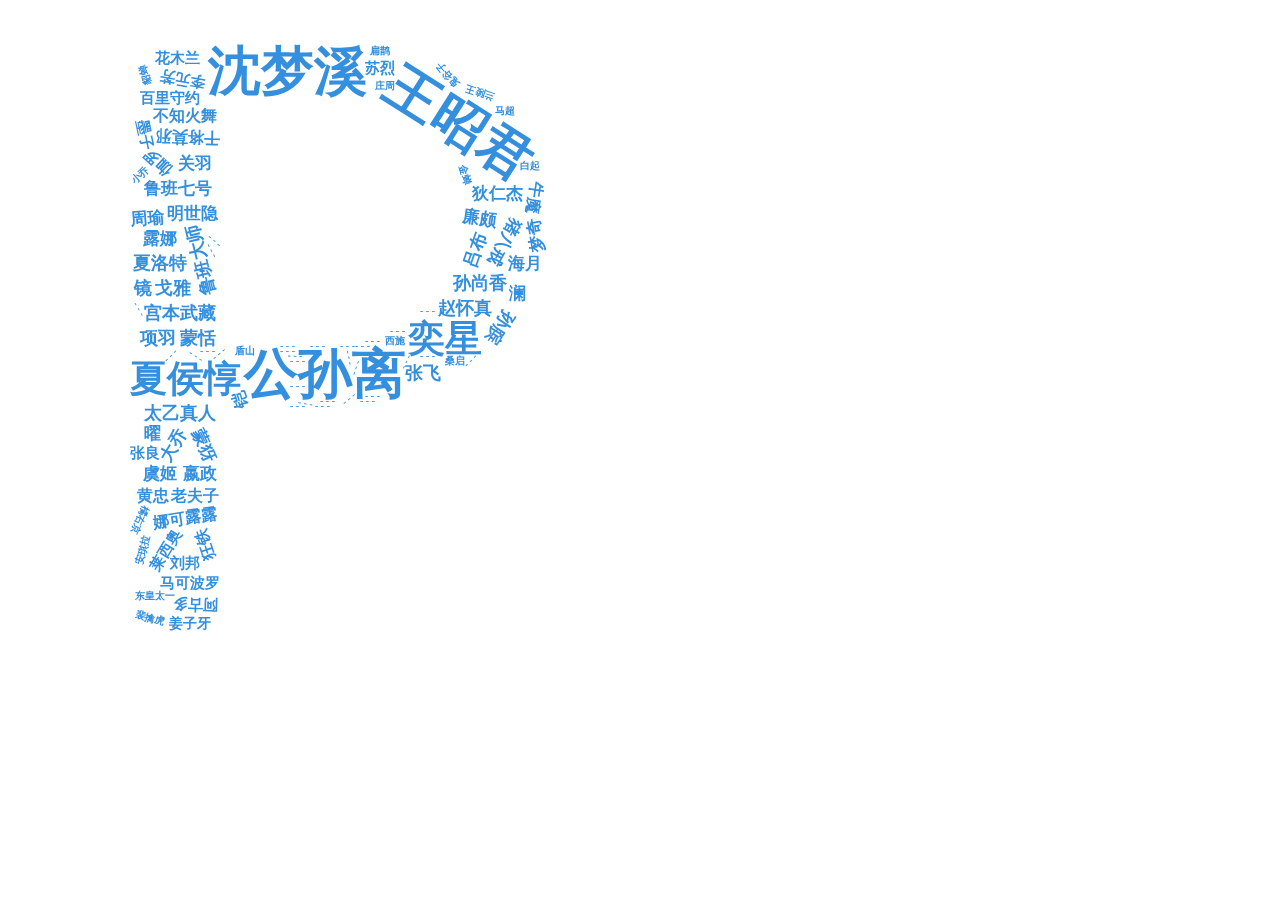
<file: code/hero.html>
<!DOCTYPE html>
<html lang="en">
<head>
    <meta charset="UTF-8">
    <meta name="viewport" content="width=device-width, initial-scale=1.0">
    <meta http-equiv="X-UA-Compatible" content="ie=edge">
    <title>Hero</title>
    <style>
        body, html {
            width: 100%;
            height: 100%;
            margin: 0;
        }
        .test, #chart {
            width: 650px;
            height: 650px;
        }
    </style>
</head>
<body>
    <div class="test">
        <div id="chart"></div>
    </div>
    <script src="./dist/b2wordcloud.js"></script>
    <script>
        var words = [
        ["王昭君",30.44],
        ["公孙离",30.10], 
        ["沈梦溪",29.08],
        ["夏侯惇",28.57],
        ["奕星",28.06],
        ["宫本武藏", 27.38],
        ["蒙恬", 27.04],
        ["鲁班大师", 26.19],
        ["赵怀真", 26.19],
        ["张飞", 25.17],
        ["戈雅", 25.17],
        ["孙尚香", 24.83],
        ["太乙真人", 24.49],
        ["夏洛特", 24.15],
        ["孙膑", 23.98],
        ["项羽", 21.43],
        ["吕布", 20.75],
        ["镜", 20.58],
        ["澜", 20.07],
        ["明世隐", 19.56],
        ["猪八戒", 19.56],
        ["露娜", 19.22],
        ["蒙犽", 18.88],
        ["海月", 18.37],
        ["铠", 18.20],
        ["廉颇", 16.84],
        ["鲁班七号", 16.84],
        ["大乔", 16.84],
        ["周瑜", 16.67],
        ["狄仁杰", 16.50],
        ["曜", 16.16],
        ["嬴政", 15.65],
        ["关羽", 14.97],
        ["梦奇", 14.12],
        ["虞姬", 13.95],
        ["牛魔", 13.44],
        ["老夫子", 12.07],
        ["干将莫邪", 11.90],
        ["娜可露露", 11.56],
        ["伽罗", 10.88],
        ["不知火舞", 10.71],
        ["黄忠", 10.71],
        ["狂铁", 10.20],
        ["百里守约", 9.18],
        ["莱西奥", 8.84],
        ["李元芳", 8.50],
        ["马可波罗", 7.99],
        ["刘邦", 7.99],
        ["苏烈", 7.65],
        ["张良", 7.48],
        ["花木兰", 6.80],
        ["阿古多", 6.63],
        ["墨子", 6.46],
        ["姜子牙", 5.78],
        ["兰陵王", 4.93],
        ["橘右京", 4.59],
        ["西施", 4.25],
        ["金蝉", 4.25],
        ["盾山", 3.91],
        ["桑启", 3.91],
        ["安琪拉", 3.57],
        ["白起", 3.23],
        ["上官婉儿", 3.23],
        ["鬼谷子", 2.72],
        ["马超", 2.72],
        ["小乔", 2.04],
        ["貂蝉", 1.87],
        ["东皇太一", 1.87],
        ["扁鹊", 1.53],
        ["裴擒虎", 1.53],
        ["庄周", 1.36],
        ["钟馗", 0.85],
        ["嫦娥", 0.85],
        ["武则天", 0.68],
        ["蔡文姬", 0.68],
        ["瑶", 0.68],
        ["曹操", 0.51],
        ["孙悟空", 0.51],
        ["后羿", 0.51],
        ["司空震", 0.51],
        ["赵云", 0.34],
        ["女娲", 0.34],
        ["芈月", 0.17],
        ["艾琳", 0.17],
        ["云缨", 0.17],
        ]

        // 出场率高于 10%
        words = words.filter(function(item) {
            return item[1] >= 1;
        });

        // 装饰
        for (let i = 0; i < 30; i++) {
            words.push(["- - -", 1.0]);
        }

        // return
        var wordCloud = new B2wordcloud(document.getElementById("chart"), {
            list: words,
            tooltip: {
                formatter: function(item) {
                    if(item[0] == '- - -')
                        return '<div>' + item[0] + '</div>'
                    else
                        return '<div>' + item[0] + '</div>' + '<div>' + "出场率：" + item[1] + "%" + '</div>'
                },
            },
            color: '#3490de',
            drawOutOfBound: false,
            autoFontSize: true,
            minRotation: 45,
            maxRotation: 90,
            rotationSteps: 90,
            rotateRatio: 0.4,
            gridSize: 5,
            shadowOffsetX: 1,
            shadowOffsetY: 1,
            shadowBlur: 1,
            shadowColor: 'rgba(0,0,0,0)',
            maskImage: '../image/P.png',
            backgroundColor: 'rgba(241, 241, 237, 0)',
            fontFamily: "幼圆",
            click: function(item, params, evet, index) {
                wordCloud.dispatchAction({
                    type: 'highlight', // highlight或downplay
                    dataIndex: index, // 高亮数据索引
                    keepAlive: false, // 高亮词是否唯一，false即同时只能高亮一个词
                })
            }
        })
    </script>
</body>
</html>
</file>
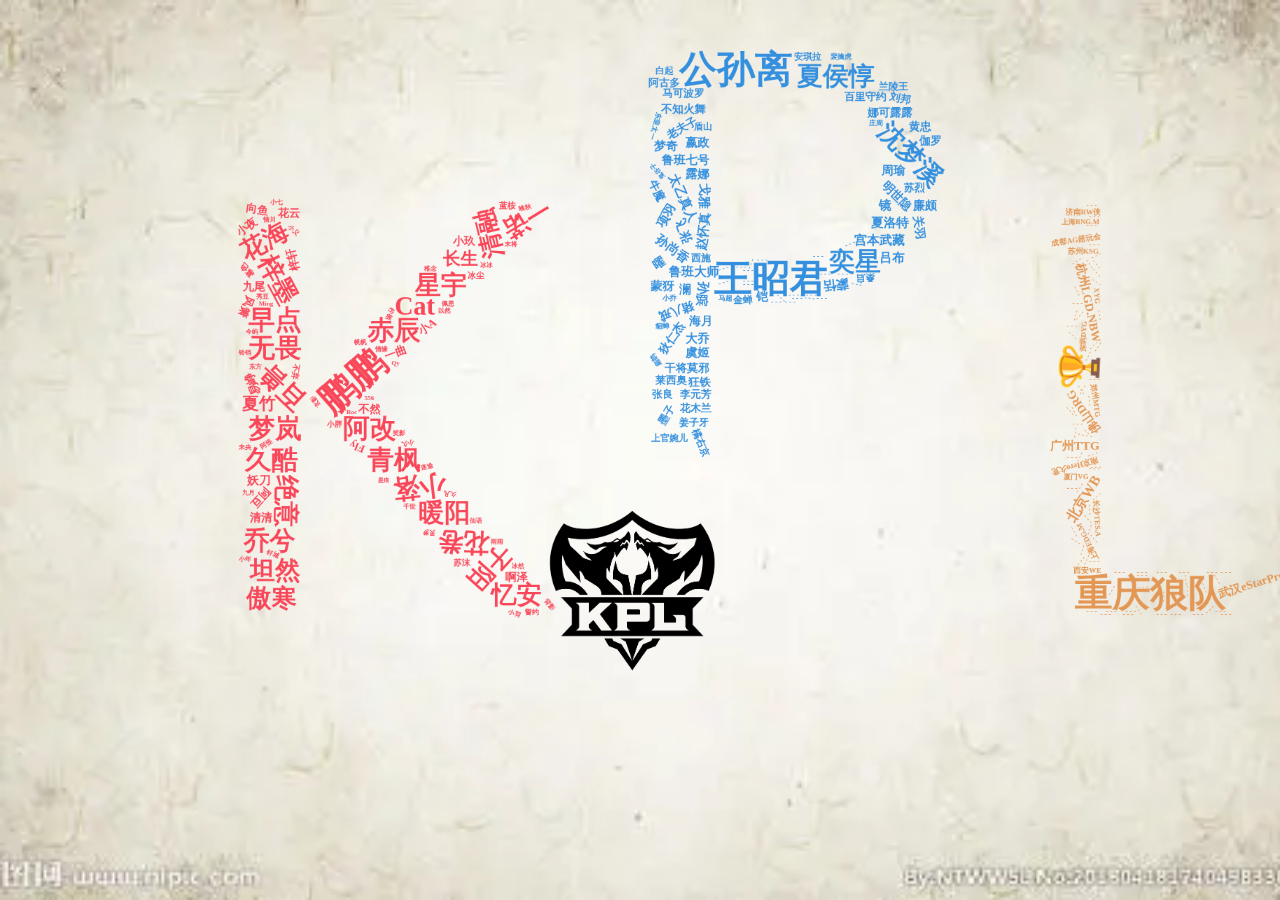
<file: code/home_page.html>
<!DOCTYPE html>
<html lang="en">

<head>
    <meta charset="UTF-8">
    <title>KPL赛事数据</title>
    <link rel='stylesheet' type='text/css' href='../css/animation.css'>
</head>
<script>
    // 设置动画
    function change() {
        document.getElementById("team").style.animation = "front1 1.2s ease-in-out alternate"
        document.getElementById("role").style.animation = "front2 1.2s ease-in-out alternate"
        document.getElementById("player").style.animation = "front1 1.2s ease-in-out alternate"
        document.getElementById("logo").style.animation = "front3 1s ease-in-out alternate"
        setTimeout(function () {
            document.getElementById("team").style.visibility = "hidden"
            document.getElementById("role").style.visibility = "hidden"
            document.getElementById("player").style.visibility = "hidden"
            document.getElementById("logo").style.visibility = "hidden"
            window.location.href = "./index.html"; // 这里换成跳转的界面
        }, 1000)
    }
</script>

<body scrolling="no">
    <div class="bg">
        
        <img id="logo" style="position:absolute;" width="200px" src="../image/logo.png" onclick="change()">
        <iframe id="team" scrolling='no' style="position:absolute;border:0px;;transform: scale(.7, .7)"
            src="./player.html" height="650" width="650"></iframe>
        <iframe id="role" scrolling='no' style="position:absolute;border:0px;transform: scale(.7, .7)" src="./hero.html"
            height="650" width="650"></iframe>
        <iframe id="player" scrolling='no' style="position:absolute;border:0px;transform: scale(.7, .7)"
            src="./team.html" height="700" width="700"></iframe>
    </div>
</body>

<script>
    // 位置
    console.log(document.body.clientWidth)
    document.getElementById("logo").style.left = document.body.clientWidth / 2 - 100 + "px";
    document.getElementById("logo").style.top = document.body.clientHeight / 2 + 500 + "px";
    document.getElementById("team").style.left = 60 + "px";
    document.getElementById("team").style.top = 80 + "px";
    document.getElementById("role").style.left = 460 + "px";
    document.getElementById("role").style.top = -80 + "px";
    document.getElementById("player").style.left = 820 + "px";
    document.getElementById("player").style.top = 80 + "px";
</script>

</html>
</file>
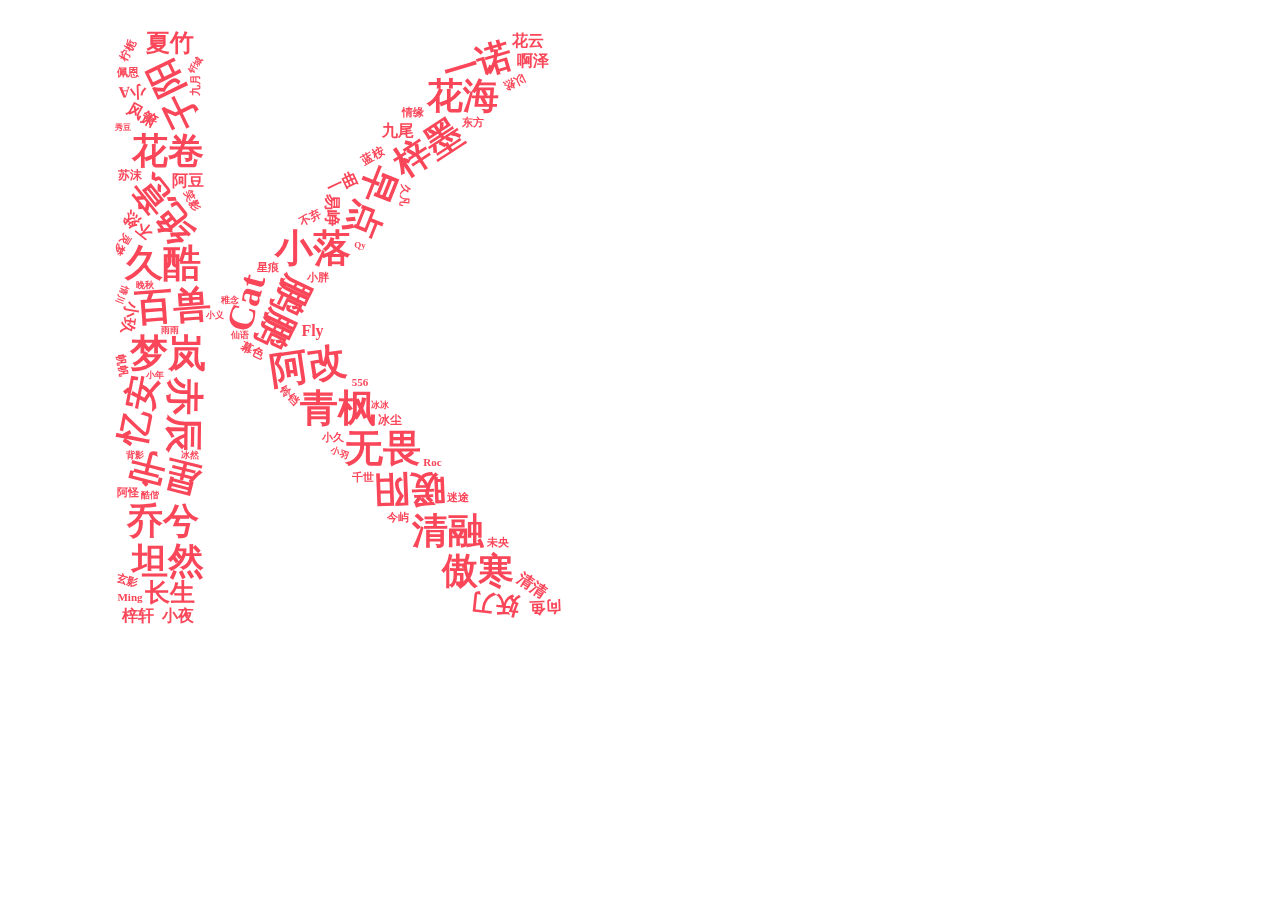
<file: code/player.html>
<!DOCTYPE html>
<html lang="en">
<head>
    <meta charset="UTF-8">
    <meta name="viewport" content="width=device-width, initial-scale=1.0">
    <meta http-equiv="X-UA-Compatible" content="ie=edge">
    <title>Player</title>
    <style>
        body, html {
            width: 100%;
            height: 100%;
            margin: 0;
        }
        .test, #chart {
            width: 650px;
            height: 650px;
        }
    </style>
</head>
<body>
    <div class="test">
        <div id="chart"></div>
    </div>
    <script src="./dist/b2wordcloud.js"></script>
    <script>
        var words = [];

        var csvFilePath = './data/output_file.csv';

        // 异步加载文件
        loadCSVFile(csvFilePath);

        function loadCSVFile(filePath) {
            var xhr = new XMLHttpRequest();
            xhr.onreadystatechange = function() {
                if (xhr.readyState === XMLHttpRequest.DONE) {
                    if (xhr.status === 200) {
                        // 调用解析CSV的函数
                        parseCSV(xhr.responseText);
                    } else {
                        console.error('Failed to load the CSV file. Status:', xhr.status);
                    }
                }
            };
            xhr.open('GET', filePath, true);
            xhr.send();
        }

        function parseCSV(csvData) {
            var lines = csvData.split('\n');

            for (var i = 1; i < lines.length; i++) { // 从第二行开始，第一行通常是标题
                var values = lines[i].split(',');
                var playerName = values[1];
                var matchCount = parseInt(values[2]);

                if (!isNaN(matchCount)) { // 确保比赛场次是一个数字
                    words.push([playerName, matchCount]);
                }
            }

            // 只保留10场以上的
            words = words.filter(function(item) {
                return item[1] >= 10;
            });
            
            // 装饰
            // for (let i = 0; i < 20; i++) {
            //     words.push(["- - -", 10]);
            // }

            createWordCloud();
        }

        function createWordCloud() {
            // console.log(words)
            var wordCloud = new B2wordcloud(document.getElementById("chart"), {
                list: words,
                tooltip: {
                    formatter: function(item) {
                        return '<div>' + item[0] + '</div>' + '<div>' + "比赛场次：" + item[1] + '</div>';
                    },
                },
                color: '#fa4659',
                drawOutOfBound: false,
                autoFontSize: true,
                minRotation: 0,
                maxRotation: 45,
                rotationSteps: 90,
                rotateRatio: 0.4,
                gridSize: 5,
                shadowOffsetX: 1,
                shadowOffsetY: 1,
                shadowBlur: 1,
                shadowColor: 'rgba(0,0,0,0)',
                maskImage: '../image/K.png',
                backgroundColor: 'rgba(0,0,0,0)',
                fontFamily: "幼圆",
                click: function(item, params, evet, index) {
                    wordCloud.dispatchAction({
                        type: 'highlight',
                        dataIndex: index,
                        keepAlive: false,
                    })
                }
            });
        }
    </script>
</body>
</html>
</file>
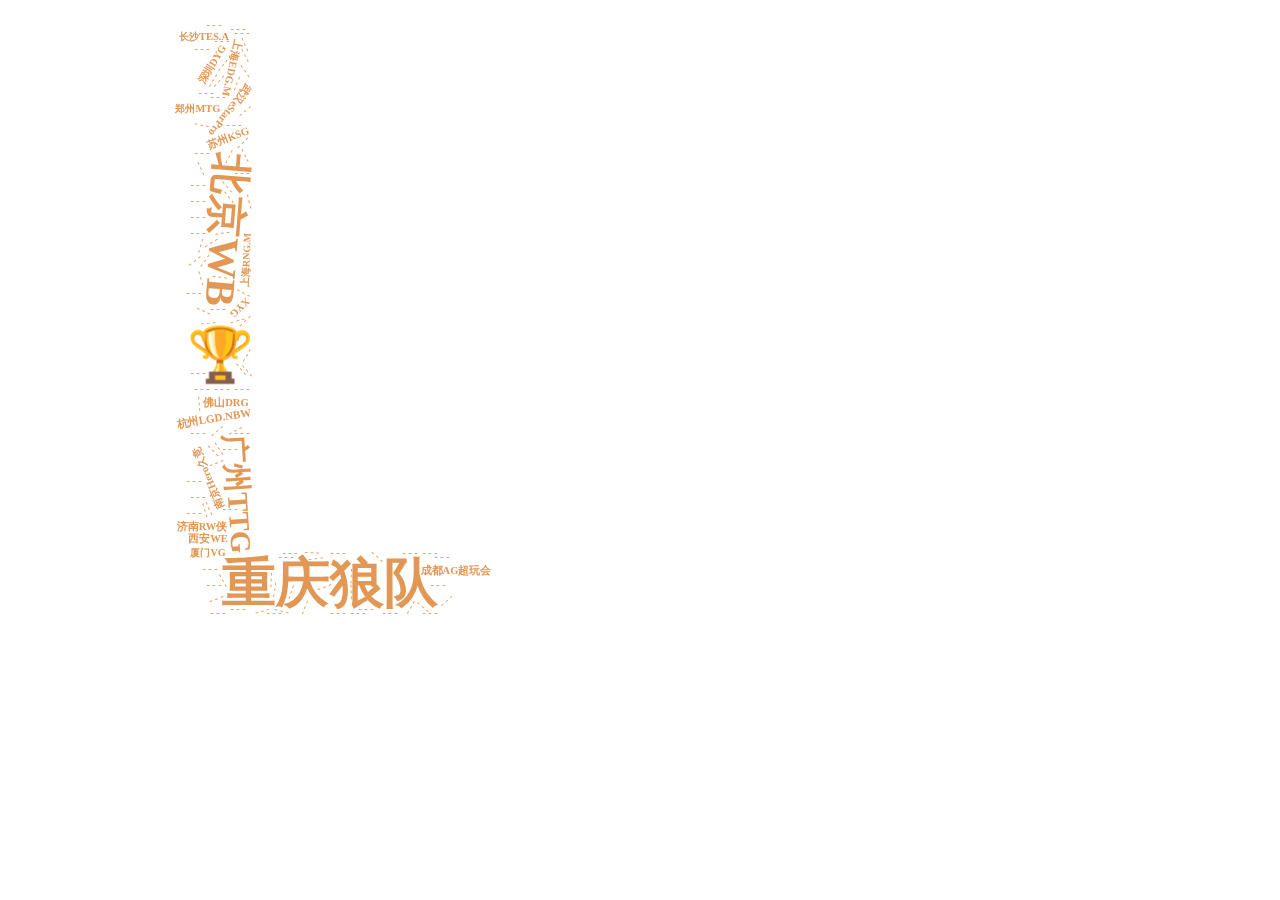
<file: code/team.html>
<!DOCTYPE html>
<html lang="en">
<head>
    <meta charset="UTF-8">
    <meta name="viewport" content="width=device-width, initial-scale=1.0">
    <meta http-equiv="X-UA-Compatible" content="ie=edge">
    <title>Team</title>
    <style>
        body, html {
            width: 100%;
            height: 100%;
            margin: 0;
        }
        .test, #chart {
            width: 650px;
            height: 650px;
        }
    </style>
</head>
<body>
    <div class="test">
        <div id="chart"></div>
    </div>
    <script src="./dist/b2wordcloud.js"></script>
    <script>
        var words = [
        ["佛山DRG",53.3],
        ["杭州LGD.NBW",53.9],
        ["南京Hero久竞",51.1],
        ["成都AG超玩会",48.6],
        ["北京WB",56.7],
        ["武汉eStarPro",53.8],
        ["重庆狼队",69.3],
        ["广州TTG",56.3],
        ["济南RW侠",46.3],
        ["苏州KSG",50.7],
        ["长沙TES.A",45.4],
        ["郑州MTG",45.9],
        ["西安WE",46.8],
        ["上海EDG.M",51.1],
        ["XYG",40],
        ["深圳DYG",39.4],
        ["上海RNG.M",23.6],
        ["厦门VG",29.7],
        ["🏆", 69.3]
        ]

        for (let i = 0; i < 100; i++) {
            words.push(["- - -", 23.6]);
        }

        // return
        var wordCloud = new B2wordcloud(document.getElementById("chart"), {
            list: words,
            tooltip: {
                formatter: function(item) {
                    if(item[0] == '- - -')
                        return '<div>' + item[0] + '</div>'
                    else if(item[0] == '🏆')
                        return '<div>' + "冠军：重庆狼队" + '</div>'
                    else
                        return '<div>' + item[0] + '</div>' + '<div>' + "战队胜率：" + item[1] + "%" + '</div>'
                },
            },
            effect: 'linerMap', 
            color: '#E39754',
            drawOutOfBound: false,
            autoFontSize: true,
            minRotation: 45,
            maxRotation: 90,
            rotationSteps: 90,
            rotateRatio: 0.6,
            gridSize: 2,
            shadowOffsetX: 1,
            shadowOffsetY: 1,
            shadowBlur: 1,
            shadowColor: 'rgba(0,0,0,0)',
            maskImage: '../image/L.png',
            backgroundColor: 'rgba(0,0,0,0)',
            fontFamily: "幼圆",
            ellipticity: 5,
            
            click: function(item, params, evet, index) {
                wordCloud.dispatchAction({
                    type: 'highlight', // highlight或downplay
                    dataIndex: index, // 高亮数据索引
                    keepAlive: false, // 高亮词是否唯一，false即同时只能高亮一个词
                });
            }
        })
    </script>
</body>
</html>
</file>
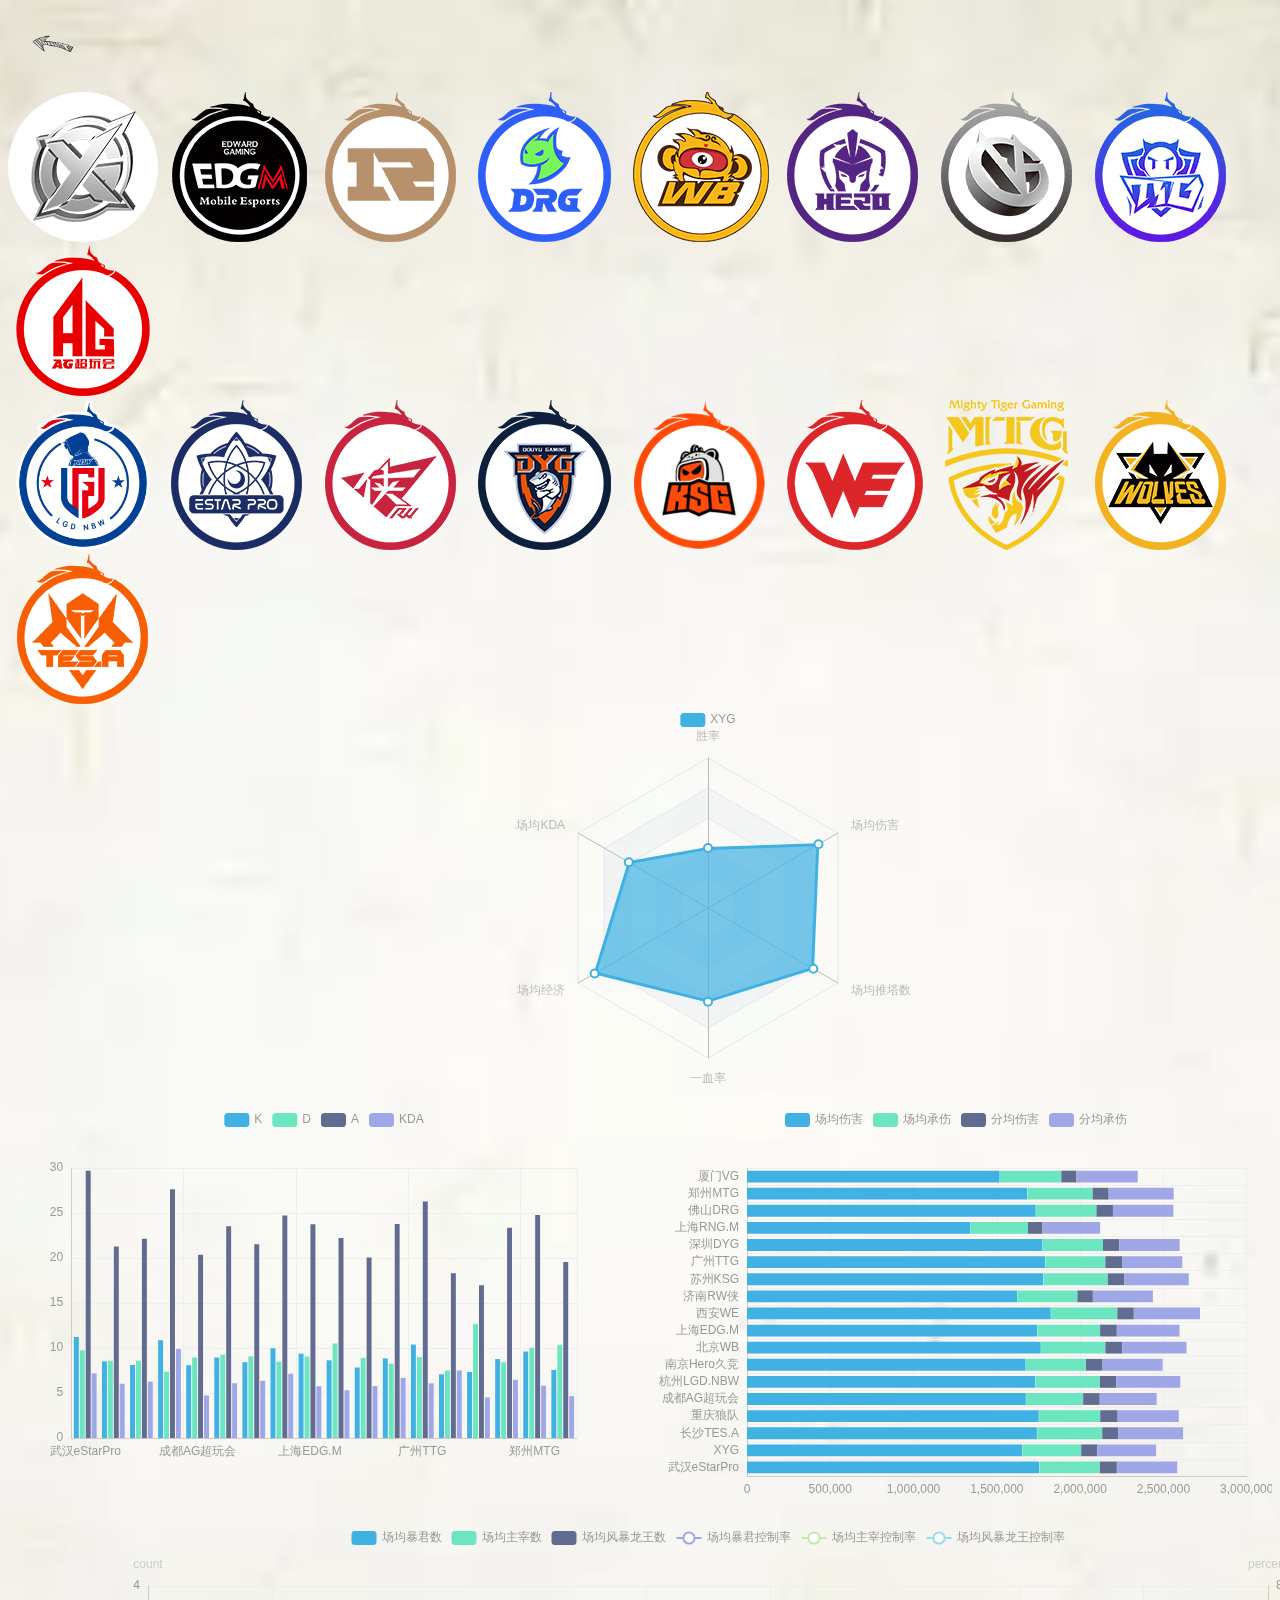
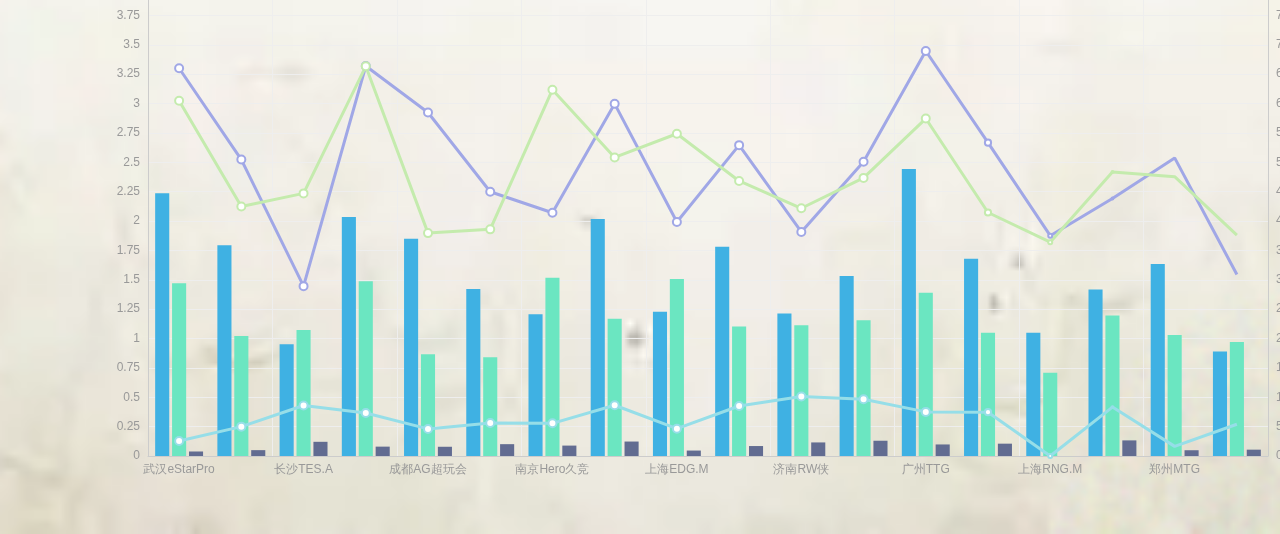
<file: code/team_info/team.html>
<!DOCTYPE html>
<html>

<head>
    <meta charset="utf-8">
    <title>TEAM</title>
    <!-- 引入 ECharts 库 -->
    <script src="./js/echarts.min.js"></script>
    <script src="./js/team.js"></script>
    <script src="./js/walden.js"></script>
    <style>
         body{
    background: url("../../image/background.png") no-repeat center center;
    -webkit-background-size: cover;
    -moz-background-size: cover;
    -o-background-size: cover;
    background-size: cover;
}
        .container {
            display: flex;
            /* 使用 Flex 布局 */
        }

        .box {
            width: 50%;
            height: 400px;
            /* 设置每个 div 的宽度为50% */
            box-sizing: border-box;
            /* 包括边框在内的盒模型 */
            /* 添加边框以便查看效果 */
        }
    </style>
</head>

<body>
    <a href="../index.html"><img src="../../image/N_ARROW.png" style="height: 80px; width: 100px;"></img></a>
    <div style="justify-content: center;">
            <img src="./imgs/XYG.jpg" alt="Selected Image" onclick="changeImage('XYG')">
            <img src="./imgs/上海EDG.M.jpg" alt="Selected Image" onclick="changeImage('上海EDG.M')">
            <img src="./imgs/上海RNG.M.jpg" alt="Selected Image" onclick="changeImage('上海RNG.M')">
            <img src="./imgs/佛山DRG.jpg" alt="Selected Image" onclick="changeImage('佛山DRG')">
            <img src="./imgs/北京WB.jpg" alt="Selected Image" onclick="changeImage('北京WB')">
            <img src="./imgs/南京Hero久竞.jpg" alt="Selected Image" onclick="changeImage('南京Hero久竞')">
            <img src="./imgs/厦门VG.jpg" alt="Selected Image" onclick="changeImage('厦门VG')">
            <img src="./imgs/广州TTG.jpg" alt="Selected Image" onclick="changeImage('广州TTG')">
            <img src="./imgs/成都AG超玩会.jpg" alt="Selected Image" onclick="changeImage('成都AG超玩会')">
            <br />
            <img src="./imgs/杭州LGD.NBW.jpg" alt="Selected Image" onclick="changeImage('杭州LGD.NBW')"
                    style="width: 150px; height: 150px;">
            <img src="./imgs/武汉eStarPro.jpg" alt="Selected Image" onclick="changeImage('武汉eStarPro')">
            <img src="./imgs/济南RW侠.jpg" alt="Selected Image" onclick="changeImage('济南RW侠')">
            <img src="./imgs/深圳DYG.jpg" alt="Selected Image" onclick="changeImage('深圳DYG')">
            <img src="./imgs/苏州KSG.jpg" alt="Selected Image" onclick="changeImage('苏州KSG')">
            <img src="./imgs/西安WE.jpg" alt="Selected Image" onclick="changeImage('西安WE')">
            <img src="./imgs/郑州MTG.jpg" alt="Selected Image" onclick="changeImage('郑州MTG')">
            <img src="./imgs/重庆狼队.jpg" alt="Selected Image" onclick="changeImage('重庆狼队')">
            <img src="./imgs/长沙TES.A.jpg" alt="Selected Image" onclick="changeImage('长沙TES.A')">
    </div>

    <div id="iconDisplay" style="width: 1400px; height: 400px;">
        <!-- 初始时显示的图表 -->
        <!-- <img id="displayedIcon" src="./imgs/XYG.jpg" alt="Displayed Icon" style="width: 150px; height: 150;"> -->
    </div>
    <div class="container">
        <div class="box" id="kda"></div>
        <div class="box" id="money"></div>
    </div>
    <div>
            <!-- //<div id="kda" style="width: 700px; height: 400px;"></div> -->
            
            <!-- <br/> -->
            <!-- <div id="win_rate" style="width: 1000px; height: 800px;"></div>
                <br/> -->
            <!-- <div id="money" style="width: 700px; height: 600px;"></div> -->
    </div>
    <!-- 创建一个容器元素，用于显示图表 -->

    <!-- 引入绘制图表的 JavaScript 文件 -->
    <br/>
    <div id="daye" style="width: 1400px; height: 600px;"></div>
    <!-- <br/>
    <div id="LouDou" style="width: 700px; height: 600px;"></div> -->
</body>

</html>
</file>
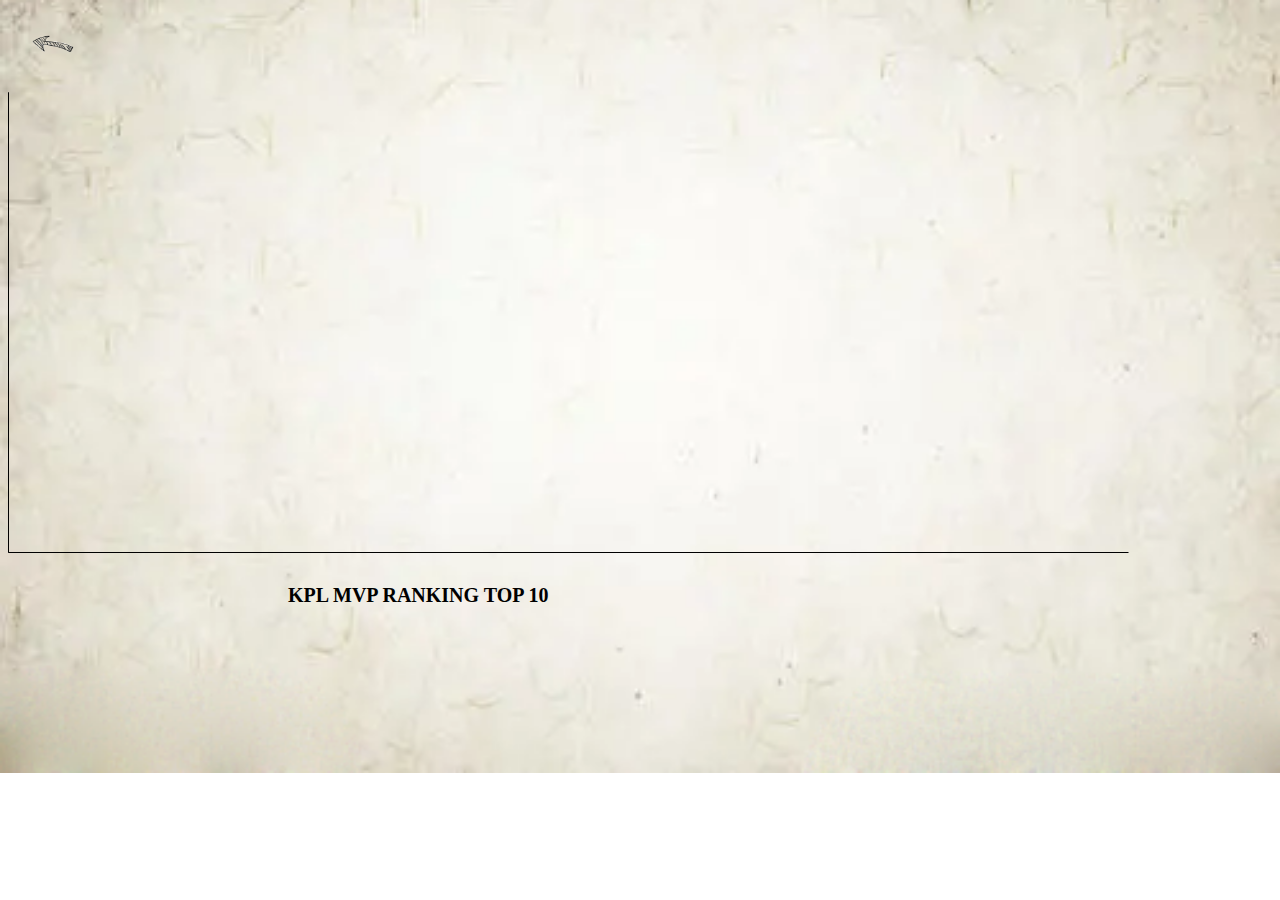
<file: code/mvp/mvp/mvp.html>
<!DOCTYPE html>
<html lang="en">
<head>
    <meta charset="UTF-8">
    <meta name="viewport" content="width=device-width, initial-scale=1.0">
    <title>MVP RANKING</title>
    <style>         
    body{
      background: url("../../../image/background.png") no-repeat center center;
      -webkit-background-size: cover;
      -moz-background-size: cover;
      -o-background-size: cover;
      background-size: cover;
  }</style>
    <script src="d3.v7.js"></script>
</head>
<body>
  <a href="../../index.html"><img src="../../../image/N_ARROW.png" style="height: 80px; width: 100px;"></img></a>
    <div id="chart_d3"></div>
    <script>
    const data=[
       {week:0,name:"小胖",category:"WOLVES",  value:0},
       {week:0,name:"妖刀",category:"WOLVES",  value:0},
       {week:0,name:"Fly",category:"WOLVES",   value:0},
       {week:0,name:"向鱼",category:"WOLVES",  value:0},
       {week:0,name:"清清",category:"TTG",     value:0},
       {week:0,name:"不然",category:"TTG",     value:0},
       {week:0,name:"阿豆",category:"TTG",     value:0},
       {week:0,name:"坦然",category:"eStarPro",value:0},
       {week:0,name:"子阳",category:"eStarPro",value:0},
       {week:0,name:"花海",category:"eStarPro",value:0},
       {week:0,name:"暖阳",category:"WB",      value:0},
       {week:0,name:"花卷",category:"WB",      value:0},
       {week:0,name:"梓墨",category:"WB",      value:0},
       {week:0,name:"无畏",category:"Hero",    value:0},
       {week:0,name:"星痕",category:"Hero",    value:0},
       {week:0,name:"傲寒",category:"Hero",    value:0},
       {week:0,name:"今屿",category:"KSG",     value:0},
       {week:0,name:"一曲",category:"KSG",     value:0},
       {week:0,name:"小玖",category:"KSG",     value:0},
       {week:0,name:"小夜",category:"RW",      value:0},
       {week:0,name:"梓轩",category:"RW",      value:0},
       {week:0,name:"青枫",category:"DRG",     value:0},
       {week:0,name:"梦岚",category:"DRG",     value:0},
       {week:0,name:"百兽",category:"DRG",     value:0},
       {week:0,name:"阿改",category:"DRG",     value:0},
       {week:0,name:"未央",category:"AG",      value:0},
       {week:0,name:"夏竹",category:"AG",      value:0},
       {week:0,name:"一诺",category:"AG",      value:0},
       {week:0,name:"绝意",category:"LGD",     value:0},
       {week:0,name:"小落",category:"LGD",     value:0},
       {week:0,name:"cat",category:"LGD",      value:0},
       {week:0,name:"赤辰",category:"LGD",     value:0},
       {week:1,name:"小胖",category:"WOLVES",  value:2},
       {week:1,name:"妖刀",category:"WOLVES",  value:1},
       {week:1,name:"Fly",category:"WOLVES",   value:0},
       {week:1,name:"向鱼",category:"WOLVES",  value:0},
       {week:1,name:"清清",category:"TTG",     value:2},
       {week:1,name:"不然",category:"TTG",     value:2},
       {week:1,name:"阿豆",category:"TTG",     value:2},
       {week:1,name:"坦然",category:"eStarPro",value:2},
       {week:1,name:"子阳",category:"eStarPro",value:1},
       {week:1,name:"花海",category:"eStarPro",value:0},
       {week:1,name:"暖阳",category:"WB",      value:3},
       {week:1,name:"花卷",category:"WB",      value:0},
       {week:1,name:"梓墨",category:"WB",      value:0},
       {week:1,name:"无畏",category:"Hero",    value:1},
       {week:1,name:"星痕",category:"Hero",    value:0},
       {week:1,name:"傲寒",category:"Hero",    value:0},
       {week:1,name:"今屿",category:"KSG",     value:1},
       {week:1,name:"一曲",category:"KSG",     value:0},
       {week:1,name:"小玖",category:"KSG",     value:0},
       {week:1,name:"小夜",category:"RW",      value:0},
       {week:1,name:"梓轩",category:"RW",      value:1},
       {week:1,name:"青枫",category:"DRG",     value:1},
       {week:1,name:"梦岚",category:"DRG",     value:2},
       {week:1,name:"百兽",category:"DRG",     value:0},
       {week:1,name:"阿改",category:"DRG",     value:0},
       {week:1,name:"未央",category:"AG",      value:0},
       {week:1,name:"夏竹",category:"AG",      value:0},
       {week:1,name:"一诺",category:"AG",      value:0},
       {week:1,name:"绝意",category:"LGD",     value:0},
       {week:1,name:"小落",category:"LGD",     value:0},
       {week:1,name:"cat",category:"LGD",      value:0},
       {week:1,name:"赤辰",category:"LGD",     value:0},
       {week:2,name:"小胖",category:"WOLVES",  value:3},
       {week:2,name:"妖刀",category:"WOLVES",  value:2},
       {week:2,name:"Fly",category:"WOLVES",   value:0},
       {week:2,name:"向鱼",category:"WOLVES",  value:0},
       {week:2,name:"清清",category:"TTG",     value:2},
       {week:2,name:"不然",category:"TTG",     value:4},
       {week:2,name:"阿豆",category:"TTG",     value:2},
       {week:2,name:"坦然",category:"eStarPro",value:4},
       {week:2,name:"子阳",category:"eStarPro",value:2},
       {week:2,name:"花海",category:"eStarPro",value:0},
       {week:2,name:"暖阳",category:"WB",      value:3},
       {week:2,name:"花卷",category:"WB",      value:2},
       {week:2,name:"梓墨",category:"WB",      value:2},
       {week:2,name:"无畏",category:"Hero",    value:2},
       {week:2,name:"星痕",category:"Hero",    value:1},
       {week:2,name:"傲寒",category:"Hero",    value:0},
       {week:2,name:"今屿",category:"KSG",     value:2},
       {week:2,name:"一曲",category:"KSG",     value:1},
       {week:2,name:"小玖",category:"KSG",     value:0},
       {week:2,name:"小夜",category:"RW",      value:2},
       {week:2,name:"梓轩",category:"RW",      value:1},
       {week:2,name:"青枫",category:"DRG",     value:2},
       {week:2,name:"梦岚",category:"DRG",     value:2},
       {week:2,name:"百兽",category:"DRG",     value:1},
       {week:2,name:"阿改",category:"DRG",     value:1},
       {week:2,name:"未央",category:"AG",      value:1},
       {week:2,name:"夏竹",category:"AG",      value:1},
       {week:2,name:"一诺",category:"AG",      value:2},
       {week:2,name:"绝意",category:"LGD",     value:2},
       {week:2,name:"小落",category:"LGD",     value:1},
       {week:2,name:"cat",category:"LGD",      value:0},
       {week:2,name:"赤辰",category:"LGD",     value:0},
       {week:3,name:"小胖",category:"WOLVES",  value:5},
       {week:3,name:"妖刀",category:"WOLVES",  value:2},
       {week:3,name:"Fly",category:"WOLVES",   value:1},
       {week:3,name:"向鱼",category:"WOLVES",  value:2},
       {week:3,name:"清清",category:"TTG",     value:2},
       {week:3,name:"不然",category:"TTG",     value:4},
       {week:3,name:"阿豆",category:"TTG",     value:2},
       {week:3,name:"坦然",category:"eStarPro",value:4},
       {week:3,name:"子阳",category:"eStarPro",value:3},
       {week:3,name:"花海",category:"eStarPro",value:2},
       {week:3,name:"暖阳",category:"WB",      value:3},
       {week:3,name:"花卷",category:"WB",      value:2},
       {week:3,name:"梓墨",category:"WB",      value:2},
       {week:3,name:"无畏",category:"Hero",    value:3},
       {week:3,name:"星痕",category:"Hero",    value:2},
       {week:3,name:"傲寒",category:"Hero",    value:1},
       {week:3,name:"今屿",category:"KSG",     value:4},
       {week:3,name:"一曲",category:"KSG",     value:1},
       {week:3,name:"小玖",category:"KSG",     value:1},
       {week:3,name:"小夜",category:"RW",      value:2},
       {week:3,name:"梓轩",category:"RW",      value:1},
       {week:3,name:"青枫",category:"DRG",     value:2},
       {week:3,name:"梦岚",category:"DRG",     value:3},
       {week:3,name:"百兽",category:"DRG",     value:4},
       {week:3,name:"阿改",category:"DRG",     value:2},
       {week:3,name:"未央",category:"AG",      value:1},
       {week:3,name:"夏竹",category:"AG",      value:2},
       {week:3,name:"一诺",category:"AG",      value:3},
       {week:3,name:"绝意",category:"LGD",     value:4},
       {week:3,name:"小落",category:"LGD",     value:2},
       {week:3,name:"cat",category:"LGD",      value:2},
       {week:3,name:"赤辰",category:"LGD",     value:0},
       {week:4,name:"小胖",category:"WOLVES",  value:5},
       {week:4,name:"妖刀",category:"WOLVES",  value:4},
       {week:4,name:"Fly",category:"WOLVES",   value:1},
       {week:4,name:"向鱼",category:"WOLVES",  value:2},
       {week:4,name:"清清",category:"TTG",     value:2},
       {week:4,name:"不然",category:"TTG",     value:4},
       {week:4,name:"阿豆",category:"TTG",     value:2},
       {week:4,name:"坦然",category:"eStarPro",value:6},
       {week:4,name:"子阳",category:"eStarPro",value:5},
       {week:4,name:"花海",category:"eStarPro",value:4},
       {week:4,name:"暖阳",category:"WB",      value:3},
       {week:4,name:"花卷",category:"WB",      value:2},
       {week:4,name:"梓墨",category:"WB",      value:2},
       {week:4,name:"无畏",category:"Hero",    value:3},
       {week:4,name:"星痕",category:"Hero",    value:3},
       {week:4,name:"傲寒",category:"Hero",    value:2},
       {week:4,name:"今屿",category:"KSG",     value:5},
       {week:4,name:"一曲",category:"KSG",     value:2},
       {week:4,name:"小玖",category:"KSG",     value:3},
       {week:4,name:"小夜",category:"RW",      value:3},
       {week:4,name:"梓轩",category:"RW",      value:2},
       {week:4,name:"青枫",category:"DRG",     value:3},
       {week:4,name:"梦岚",category:"DRG",     value:4},
       {week:4,name:"百兽",category:"DRG",     value:5},
       {week:4,name:"阿改",category:"DRG",     value:2},
       {week:4,name:"未央",category:"AG",      value:1},
       {week:4,name:"夏竹",category:"AG",      value:2},
       {week:4,name:"一诺",category:"AG",      value:4},
       {week:4,name:"绝意",category:"LGD",     value:4},
       {week:4,name:"小落",category:"LGD",     value:2},
       {week:4,name:"cat",category:"LGD",      value:2},
       {week:4,name:"赤辰",category:"LGD",     value:2},
       {week:5,name:"小胖",category:"WOLVES",  value:5},
       {week:5,name:"妖刀",category:"WOLVES",  value:4},
       {week:5,name:"Fly",category:"WOLVES",   value:2},
       {week:5,name:"向鱼",category:"WOLVES",  value:3},
       {week:5,name:"清清",category:"TTG",     value:3},
       {week:5,name:"不然",category:"TTG",     value:6},
       {week:5,name:"阿豆",category:"TTG",     value:2},
       {week:5,name:"坦然",category:"eStarPro",value:6},
       {week:5,name:"子阳",category:"eStarPro",value:5},
       {week:5,name:"花海",category:"eStarPro",value:5},
       {week:5,name:"暖阳",category:"WB",      value:4},
       {week:5,name:"花卷",category:"WB",      value:4},
       {week:5,name:"梓墨",category:"WB",      value:2},
       {week:5,name:"无畏",category:"Hero",    value:3},
       {week:5,name:"星痕",category:"Hero",    value:3},
       {week:5,name:"傲寒",category:"Hero",    value:3},
       {week:5,name:"今屿",category:"KSG",     value:6},
       {week:5,name:"一曲",category:"KSG",     value:2},
       {week:5,name:"小玖",category:"KSG",     value:4},
       {week:5,name:"小夜",category:"RW",      value:5},
       {week:5,name:"梓轩",category:"RW",      value:3},
       {week:5,name:"青枫",category:"DRG",     value:4},
       {week:5,name:"梦岚",category:"DRG",     value:6},
       {week:5,name:"百兽",category:"DRG",     value:7},
       {week:5,name:"阿改",category:"DRG",     value:2},
       {week:5,name:"未央",category:"AG",      value:1},
       {week:5,name:"夏竹",category:"AG",      value:3},
       {week:5,name:"一诺",category:"AG",      value:4},
       {week:5,name:"绝意",category:"LGD",     value:5},
       {week:5,name:"小落",category:"LGD",     value:3},
       {week:5,name:"cat",category:"LGD",      value:2},
       {week:5,name:"赤辰",category:"LGD",     value:2},
       {week:6,name:"小胖",category:"WOLVES",  value:5},
       {week:6,name:"妖刀",category:"WOLVES",  value:5},
       {week:6,name:"Fly",category:"WOLVES",   value:5},
       {week:6,name:"向鱼",category:"WOLVES",  value:3},
       {week:6,name:"清清",category:"TTG",     value:6},
       {week:6,name:"不然",category:"TTG",     value:7},
       {week:6,name:"阿豆",category:"TTG",     value:4},
       {week:6,name:"坦然",category:"eStarPro",value:6},
       {week:6,name:"子阳",category:"eStarPro",value:5},
       {week:6,name:"花海",category:"eStarPro",value:6},
       {week:6,name:"暖阳",category:"WB",      value:5},
       {week:6,name:"花卷",category:"WB",      value:4},
       {week:6,name:"梓墨",category:"WB",      value:3},
       {week:6,name:"无畏",category:"Hero",    value:3},
       {week:6,name:"星痕",category:"Hero",    value:3},
       {week:6,name:"傲寒",category:"Hero",    value:3},
       {week:6,name:"今屿",category:"KSG",     value:6},
       {week:6,name:"一曲",category:"KSG",     value:2},
       {week:6,name:"小玖",category:"KSG",     value:4},
       {week:6,name:"小夜",category:"RW",      value:5},
       {week:6,name:"梓轩",category:"RW",      value:3},
       {week:6,name:"青枫",category:"DRG",     value:4},
       {week:6,name:"梦岚",category:"DRG",     value:6},
       {week:6,name:"百兽",category:"DRG",     value:7},
       {week:6,name:"阿改",category:"DRG",     value:2},
       {week:6,name:"未央",category:"AG",      value:1},
       {week:6,name:"夏竹",category:"AG",      value:3},
       {week:6,name:"一诺",category:"AG",      value:5},
       {week:6,name:"绝意",category:"LGD",     value:5},
       {week:6,name:"小落",category:"LGD",     value:3},
       {week:6,name:"cat",category:"LGD",      value:5},
       {week:6,name:"赤辰",category:"LGD",     value:4},
       {week:7,name:"小胖",category:"WOLVES",  value:5},
       {week:7,name:"妖刀",category:"WOLVES",  value:6},
       {week:7,name:"Fly",category:"WOLVES",   value:6},
       {week:7,name:"向鱼",category:"WOLVES",  value:3},
       {week:7,name:"清清",category:"TTG",     value:6},
       {week:7,name:"不然",category:"TTG",     value:9},
       {week:7,name:"阿豆",category:"TTG",     value:4},
       {week:7,name:"坦然",category:"eStarPro",value:6},
       {week:7,name:"子阳",category:"eStarPro",value:5},
       {week:7,name:"花海",category:"eStarPro",value:6},
       {week:7,name:"暖阳",category:"WB",      value:6},
       {week:7,name:"花卷",category:"WB",      value:4},
       {week:7,name:"梓墨",category:"WB",      value:5},
       {week:7,name:"无畏",category:"Hero",    value:3},
       {week:7,name:"星痕",category:"Hero",    value:5},
       {week:7,name:"傲寒",category:"Hero",    value:4},
       {week:7,name:"今屿",category:"KSG",     value:6},
       {week:7,name:"一曲",category:"KSG",     value:3},
       {week:7,name:"小玖",category:"KSG",     value:5},
       {week:7,name:"小夜",category:"RW",      value:6},
       {week:7,name:"梓轩",category:"RW",      value:3},
       {week:7,name:"青枫",category:"DRG",     value:4},
       {week:7,name:"梦岚",category:"DRG",     value:6},
       {week:7,name:"百兽",category:"DRG",     value:7},
       {week:7,name:"阿改",category:"DRG",     value:2},
       {week:7,name:"未央",category:"AG",      value:1},
       {week:7,name:"夏竹",category:"AG",      value:3},
       {week:7,name:"一诺",category:"AG",      value:5},
       {week:7,name:"绝意",category:"LGD",     value:5},
       {week:7,name:"小落",category:"LGD",     value:5},
       {week:7,name:"cat",category:"LGD",      value:6},
       {week:7,name:"赤辰",category:"LGD",     value:4},
       {week:8,name:"小胖",category:"WOLVES",  value:5},
       {week:8,name:"妖刀",category:"WOLVES",  value:6},
       {week:8,name:"Fly",category:"WOLVES",   value:6},
       {week:8,name:"向鱼",category:"WOLVES",  value:3},
       {week:8,name:"清清",category:"TTG",     value:8},
       {week:8,name:"不然",category:"TTG",     value:10},
       {week:8,name:"阿豆",category:"TTG",     value:4},
       {week:8,name:"坦然",category:"eStarPro",value:8},
       {week:8,name:"子阳",category:"eStarPro",value:5},
       {week:8,name:"花海",category:"eStarPro",value:9},
       {week:8,name:"暖阳",category:"WB",      value:9},
       {week:8,name:"花卷",category:"WB",      value:4},
       {week:8,name:"梓墨",category:"WB",      value:5},
       {week:8,name:"无畏",category:"Hero",    value:3},
       {week:8,name:"星痕",category:"Hero",    value:5},
       {week:8,name:"傲寒",category:"Hero",    value:5},
       {week:8,name:"今屿",category:"KSG",     value:6},
       {week:8,name:"一曲",category:"KSG",     value:4},
       {week:8,name:"小玖",category:"KSG",     value:7},
       {week:8,name:"小夜",category:"RW",      value:6},
       {week:8,name:"梓轩",category:"RW",      value:3},
       {week:8,name:"青枫",category:"DRG",     value:5},
       {week:8,name:"梦岚",category:"DRG",     value:7},
       {week:8,name:"百兽",category:"DRG",     value:7},
       {week:8,name:"阿改",category:"DRG",     value:3},
       {week:8,name:"未央",category:"AG",      value:3},
       {week:8,name:"夏竹",category:"AG",      value:4},
       {week:8,name:"一诺",category:"AG",      value:5},
       {week:8,name:"绝意",category:"LGD",     value:5},
       {week:8,name:"小落",category:"LGD",     value:5},
       {week:8,name:"cat",category:"LGD",      value:6},
       {week:8,name:"赤辰",category:"LGD",     value:4},
       {week:9,name:"小胖",category:"WOLVES",  value:6},
       {week:9,name:"妖刀",category:"WOLVES",  value:7},
       {week:9,name:"Fly",category:"WOLVES",   value:6},
       {week:9,name:"向鱼",category:"WOLVES",  value:4},
       {week:9,name:"清清",category:"TTG",     value:10},
       {week:9,name:"不然",category:"TTG",     value:10},
       {week:9,name:"阿豆",category:"TTG",     value:4},
       {week:9,name:"坦然",category:"eStarPro",value:9},
       {week:9,name:"子阳",category:"eStarPro",value:5},
       {week:9,name:"花海",category:"eStarPro",value:9},
       {week:9,name:"暖阳",category:"WB",      value:9},
       {week:9,name:"花卷",category:"WB",      value:4},
       {week:9,name:"梓墨",category:"WB",      value:5},
       {week:9,name:"无畏",category:"Hero",    value:3},
       {week:9,name:"星痕",category:"Hero",    value:5},
       {week:9,name:"傲寒",category:"Hero",    value:7},
       {week:9,name:"今屿",category:"KSG",     value:6},
       {week:9,name:"一曲",category:"KSG",     value:4},
       {week:9,name:"小玖",category:"KSG",     value:8},
       {week:9,name:"小夜",category:"RW",      value:6},
       {week:9,name:"梓轩",category:"RW",      value:3},
       {week:9,name:"青枫",category:"DRG",     value:5},
       {week:9,name:"梦岚",category:"DRG",     value:7},
       {week:9,name:"百兽",category:"DRG",     value:8},
       {week:9,name:"阿改",category:"DRG",     value:4},
       {week:9,name:"未央",category:"AG",      value:3},
       {week:9,name:"夏竹",category:"AG",      value:4},
       {week:9,name:"一诺",category:"AG",      value:8},
       {week:9,name:"绝意",category:"LGD",     value:6},
       {week:9,name:"小落",category:"LGD",     value:5},
       {week:9,name:"cat",category:"LGD",      value:6},
       {week:9,name:"赤辰",category:"LGD",     value:6},
       {week:10,name:"小胖",category:"WOLVES",  value:8},
       {week:10,name:"妖刀",category:"WOLVES",  value:8},
       {week:10,name:"Fly",category:"WOLVES",   value:7},
       {week:10,name:"向鱼",category:"WOLVES",  value:5},
       {week:10,name:"清清",category:"TTG",     value:11},
       {week:10,name:"不然",category:"TTG",     value:11},
       {week:10,name:"阿豆",category:"TTG",     value:5},
       {week:10,name:"坦然",category:"eStarPro",value:9},
       {week:10,name:"子阳",category:"eStarPro",value:6},
       {week:10,name:"花海",category:"eStarPro",value:10},
       {week:10,name:"暖阳",category:"WB",      value:12},
       {week:10,name:"花卷",category:"WB",      value:6},
       {week:10,name:"梓墨",category:"WB",      value:6},
       {week:10,name:"无畏",category:"Hero",    value:5},
       {week:10,name:"星痕",category:"Hero",    value:6},
       {week:10,name:"傲寒",category:"Hero",    value:7},
       {week:10,name:"今屿",category:"KSG",     value:6},
       {week:10,name:"一曲",category:"KSG",     value:5},
       {week:10,name:"小玖",category:"KSG",     value:8},
       {week:10,name:"小夜",category:"RW",      value:7},
       {week:10,name:"梓轩",category:"RW",      value:5},
       {week:10,name:"青枫",category:"DRG",     value:5},
       {week:10,name:"梦岚",category:"DRG",     value:8},
       {week:10,name:"百兽",category:"DRG",     value:9},
       {week:10,name:"阿改",category:"DRG",     value:5},
       {week:10,name:"未央",category:"AG",      value:3},
       {week:10,name:"夏竹",category:"AG",      value:4},
       {week:10,name:"一诺",category:"AG",      value:8},
       {week:10,name:"绝意",category:"LGD",     value:6},
       {week:10,name:"小落",category:"LGD",     value:7},
       {week:10,name:"cat",category:"LGD",      value:6},
       {week:10,name:"赤辰",category:"LGD",     value:8},
       {week:11,name:"小胖",category:"WOLVES",  value:9},
       {week:11,name:"妖刀",category:"WOLVES",  value:8},
       {week:11,name:"Fly",category:"WOLVES",   value:8},
       {week:11,name:"向鱼",category:"WOLVES",  value:6},
       {week:11,name:"清清",category:"TTG",     value:12},
       {week:11,name:"不然",category:"TTG",     value:11},
       {week:11,name:"阿豆",category:"TTG",     value:6},
       {week:11,name:"坦然",category:"eStarPro",value:10},
       {week:11,name:"子阳",category:"eStarPro",value:6},
       {week:11,name:"花海",category:"eStarPro",value:12},
       {week:11,name:"暖阳",category:"WB",      value:14},
       {week:11,name:"花卷",category:"WB",      value:8},
       {week:11,name:"梓墨",category:"WB",      value:7},
       {week:11,name:"无畏",category:"Hero",    value:6},
       {week:11,name:"星痕",category:"Hero",    value:6},
       {week:11,name:"傲寒",category:"Hero",    value:8},
       {week:11,name:"今屿",category:"KSG",     value:10},
       {week:11,name:"一曲",category:"KSG",     value:7},
       {week:11,name:"小玖",category:"KSG",     value:8},
       {week:11,name:"小夜",category:"RW",      value:7},
       {week:11,name:"梓轩",category:"RW",      value:6},
       {week:11,name:"青枫",category:"DRG",     value:5},
       {week:11,name:"梦岚",category:"DRG",     value:11},
       {week:11,name:"百兽",category:"DRG",     value:9},
       {week:11,name:"阿改",category:"DRG",     value:5},
       {week:11,name:"未央",category:"AG",      value:5},
       {week:11,name:"夏竹",category:"AG",      value:5},
       {week:11,name:"一诺",category:"AG",      value:8},
       {week:11,name:"绝意",category:"LGD",     value:8},
       {week:11,name:"小落",category:"LGD",     value:9},
       {week:11,name:"cat",category:"LGD",      value:7},
       {week:11,name:"赤辰",category:"LGD",     value:8}

    ];

    // 设置颜色映射
 const colorMap = {
    "AG":"#d0080a",
    "DRG":"#2656e5",
    "eStarPro":"#182757",
    "Hero":"#eec059",
    "KSG":"#e6581e",
    "LGD":"#4aedf3",
    "WOLVES":"#eaac1d",
    "RW":"#b91f34",
    "TTG":"#3c37d0",
    "WB":"#edad1a"
  };

  const svgWidth = 1200;
  const svgHeight = 600;
  const margin = { top: 40, right: 40, bottom: 100, left: 40 };
  const width = svgWidth - margin.left - margin.right;
  const height = svgHeight - margin.top - margin.bottom;
  const maxBarsToShow = 10;

  const svg = d3.create("svg")
    .attr("width", svgWidth)
    .attr("height", svgHeight);
   
    // 创建x和y比例尺
    const yScale = d3.scaleBand()
    .range([0, height])
    .padding(0.1);

  const xScale = d3.scaleLinear()
    .range([0, width]);
    //添加y轴
    svg.append("g")
    .call(d3.axisLeft(yScale));

  //添加x轴
  svg.append("g")
    .attr("transform", `translate(0,${height})`)
    .call(d3.axisBottom(xScale).tickSize(0).tickFormat(() => ""));


    const weekText = svg.append("text")
    .attr("class", "week-text")
    .style("font-size", "20px") 
    .attr("x", width)
    .attr("y", height + margin.bottom );
 
    svg.append("text")
    .attr("x", width/4)
    .attr("y", height+margin.bottom/2)
    .style("font-size", "20px") 
    .style("font-weight", "bold")
    .text("KPL MVP RANKING TOP 10"); 

    // 更新图表函数
  function updateChart(selectedWeek) {
    // 过滤数据
    const filteredData = data.filter(d => d.week === selectedWeek)
    .sort((a, b) => d3.descending(a.value, b.value))
    .slice(0, maxBarsToShow);

    // 更新比例尺的域
   
    yScale.domain(filteredData.map(d => d.name));
    xScale.domain([0, d3.max(filteredData, d => d.value)]);


    // 选择并更新条形图
    const bars = svg.selectAll(".bar")
      .data(filteredData);

    bars.enter().append("rect")
      .attr("class", "bar")
      .merge(bars)
      .transition()
      .duration(1000) // 动画持续时间
      .ease(d3.easeLinear)
      .attr("fill-opacity",0.8)
      .attr("y", d => yScale(d.name))
      .attr("height", yScale.bandwidth())
      .attr("x", 0)
      .attr("width", d => xScale(d.value))
      .attr("fill", d => colorMap[d.category]);

    bars.exit().remove();

    // 更新每个条形上的name文本
    const barText = svg.selectAll(".bar-text")
      .data(filteredData);

    barText.enter().append("text")
      .attr("class", "bar-text")
      .merge(barText)
      .transition()
      .duration(1000) // 动画持续时间
      .ease(d3.easeLinear)
      .attr("font-size",15)
      .attr("x",0)
      .attr("y", d => yScale(d.name) + yScale.bandwidth() / 2)
      .text(d => `${d.category}${d.name}(${d.value})`);

    barText.exit().remove();

    weekText.text(`第${selectedWeek}周`);
  }
   
  let currentWeek = -1;
  let ispaused=0;
  document.addEventListener("click", function(event) {
  if (event.button === 0) 
    // 左键点击，暂停动画
  {
    ispaused= ispaused==0?1:0;
  }
  });

  setInterval(() => {
    if(ispaused==0)
    {
      currentWeek = (currentWeek+1) % 12; // 有12周数据，循环切换
      if(currentWeek == 11){
        ispaused = 1;
      }
      updateChart(currentWeek);
    }
    
  }, 1000);

  document.getElementById("chart_d3").appendChild(svg.node());

    </script>

</body>
</html>
</file>
<file: css/animation.css>
body{
    background: url("../image/background.jpg") no-repeat center center fixed;
    -webkit-background-size: cover;
    -moz-background-size: cover;
    -o-background-size: cover;
    background-size: cover;
    overflow: hidden;
}
.start{
    margin-left: 1200px;    
    margin-top: 500px;
}

@keyframes front1 {
    0% {
        -webkit-transform: translateY(0) scale(0.7);
    }
    20% {
        -webkit-transform: translateY(10%) scale(0.7);
    }
    100% {
        -webkit-transform: translateY(-400%) scale(0.7);
    }
}
@keyframes front2 {
    0% {
        -webkit-transform: translateY(0) scale(0.7);
    }
    20% {
        -webkit-transform: translateY(-10%) scale(0.7);
    }
    100% {
        -webkit-transform: translateY(400%) scale(0.7);
    }
}
@keyframes front3 {
    0% {
        -webkit-transform: scale(1);;
    }
    20% {
        -webkit-transform: scale(1.2);
    }
    100% {
        -webkit-transform: scale(0);
    }
}
</file>
